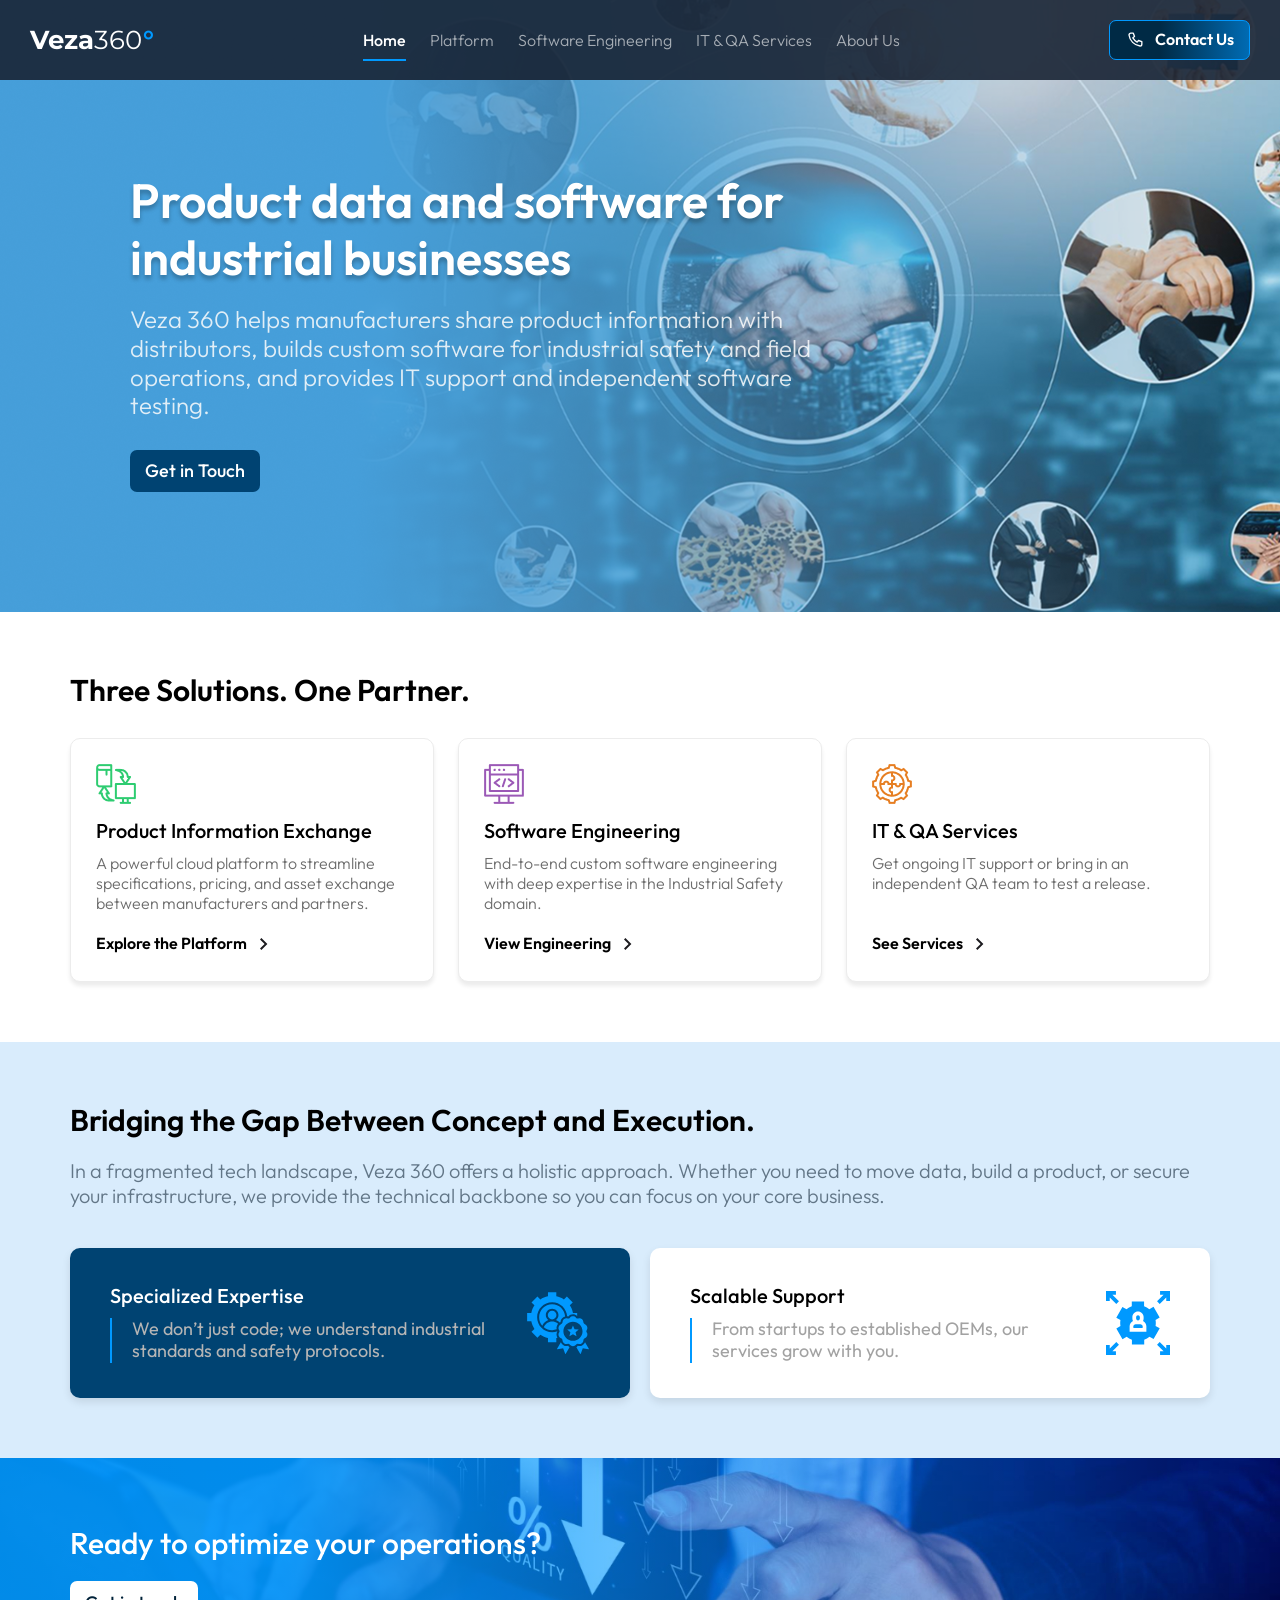
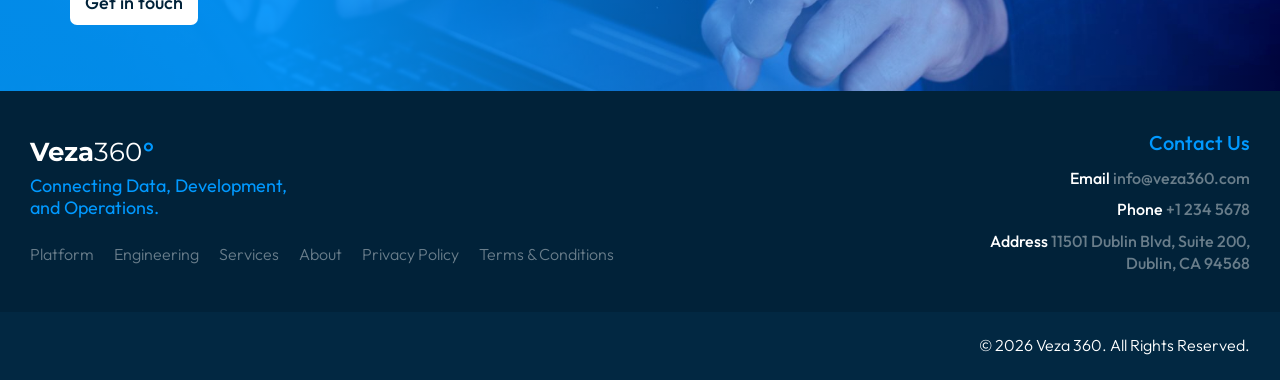
<file: index.html>
<!doctype html>
<html lang="en">
  <head>
    <meta charset="UTF-8" />
    <meta name="viewport" content="width=device-width, initial-scale=1.0" />
    <meta name="theme-color" content="#192435" />
    <meta name="description" content="Veza 360 connects data, development, and operations with product information exchange, software development, and fractional IT and QA services." />
    <title>Veza 360 — Technology That Connects Your Business</title>
    <link rel="preconnect" href="https://fonts.googleapis.com" />
    <link rel="preconnect" href="https://fonts.gstatic.com" crossorigin />
    <link href="https://fonts.googleapis.com/css2?family=Inter:wght@400&family=Montserrat:wght@400;700&family=Outfit:wght@300;400;500;600;700&display=swap" rel="stylesheet" />
    <link rel="stylesheet" href="styles.css?v=17" />
  </head>
  <body>
    <header class="site-header">
      <div class="header-inner">
        <div class="mobile-brand-group">
          <button class="menu-toggle" type="button" aria-label="Open navigation" aria-expanded="false" aria-controls="primary-nav">
            <img src="assets/figma/d3918.svg" width="24" height="24" alt="" />
          </button>
          <a class="brand" href="#home" aria-label="Veza 360 home">Veza<span>360</span><b>°</b></a>
        </div>

        <nav class="primary-nav" id="primary-nav" aria-label="Main navigation">
          <a class="active" href="index.html#home" aria-current="page">Home</a>
          <a href="platform.html">Platform</a>
          <a href="engineering.html">Software Engineering</a>
          <a href="it-qa.html">IT &amp; QA Services</a>
          <a href="about.html">About Us</a>
        </nav>

        <a class="header-contact" href="contact.html">
          <svg class="phone-icon" viewBox="0 0 24 24" aria-hidden="true"><path d="M7 3.8h3l1.4 4-2 1.6a15 15 0 0 0 5.2 5.2l1.6-2 4 1.4v3c0 1.2-1 2.2-2.2 2.2A15.2 15.2 0 0 1 4.8 6c0-1.2 1-2.2 2.2-2.2Z" /></svg>
          <span>Contact Us</span>
        </a>
      </div>
    </header>

    <main>
      <section class="hero" id="home" aria-labelledby="hero-title">
        <img class="hero-visual" src="assets/hero_image_home.png" width="1440" height="612" alt="" aria-hidden="true" />
        <div class="hero-inner">
          <h1 id="hero-title">Product data and software for industrial businesses</h1>
          <p class="hero-copy">Veza 360 helps manufacturers share product information with distributors, builds custom software for industrial safety and field operations, and provides IT support and independent software testing.</p>
          <div class="hero-actions">
            <a class="button button-primary" href="contact.html">Get in Touch</a>
          </div>
        </div>
      </section>

      <section class="solutions" id="solutions" aria-labelledby="solutions-title">
        <div class="content-container">
          <h2 id="solutions-title">Three Solutions. One Partner.</h2>
          <div class="solution-grid">
            <article class="solution-card">
              <img class="service-icon-art" src="assets/figma/card-product-icon.png" width="40" height="40" alt="" />
              <h3>Product Information Exchange</h3>
              <p>A powerful cloud platform to streamline specifications, pricing, and asset exchange between manufacturers and partners.</p>
              <a class="card-link" href="platform.html">Explore the Platform <img src="assets/figma/25973.svg" width="24" height="24" alt="" /></a>
            </article>
            <article class="solution-card">
              <img class="service-icon-art" src="assets/figma/card-development-icon.png" width="40" height="40" alt="" />
              <h3>Software Engineering</h3>
              <p>End-to-end custom software engineering with deep expertise in the Industrial Safety domain.</p>
              <a class="card-link" href="engineering.html">View Engineering <img src="assets/figma/25973.svg" width="24" height="24" alt="" /></a>
            </article>
            <article class="solution-card">
              <img class="service-icon-art" src="assets/figma/card-qa-icon.png" width="40" height="40" alt="" />
              <h3>IT &amp; QA Services</h3>
              <p>Get ongoing IT support or bring in an independent QA team to test a release.</p>
              <a class="card-link" href="it-qa.html">See Services <img src="assets/figma/25973.svg" width="24" height="24" alt="" /></a>
            </article>
          </div>
        </div>
      </section>

      <section class="advantage" id="about" aria-labelledby="advantage-title">
        <div class="content-container">
          <div class="advantage-intro">
            <h2 id="advantage-title">Bridging the Gap Between Concept and Execution.</h2>
            <p>In a fragmented tech landscape, Veza 360 offers a holistic approach. Whether you need to move data, build a product, or secure your infrastructure, we provide the technical backbone so you can focus on your core business.</p>
          </div>
          <div class="advantage-grid">
            <article class="advantage-card advantage-card-primary">
              <div class="advantage-copy">
                <h3>Specialized Expertise</h3>
                <p>We don’t just code; we understand industrial standards and safety protocols.</p>
              </div>
              <img class="advantage-art" src="assets/figma/2956d.svg" width="64" height="64" alt="" />
            </article>
            <article class="advantage-card">
              <div class="advantage-copy">
                <h3>Scalable Support</h3>
                <p>From startups to established OEMs, our services grow with you.</p>
              </div>
              <img class="advantage-art" src="assets/figma/3f1fe.svg" width="64" height="64" alt="" />
            </article>
          </div>
        </div>
      </section>

      <section class="partners" aria-labelledby="partners-title" hidden>
        <div class="content-container">
          <h2 id="partners-title">Trusted by Industry Leaders</h2>
          <div class="partner-marquee" role="region" aria-label="Customer logos">
            <div class="partner-track">
              <div class="partner-set">
                <div class="logo-slot"><img src="assets/figma/c0ab0.svg" width="139.238" height="38" alt="HashiCorp" /></div>
                <div class="logo-slot"><img src="assets/figma/8e5cc.svg" width="140" height="28.4868" alt="Contentful" /></div>
                <div class="logo-slot"><img src="assets/figma/1d3a3.svg" width="153" height="29.0933" alt="Outreach" /></div>
                <div class="logo-slot"><img src="assets/figma/11411.png" width="160" height="24" alt="Atlassian" /></div>
                <div class="logo-slot"><img src="assets/figma/8ec76.svg" width="200" height="50" alt="Gusto" /></div>
                <div class="logo-slot"><img src="assets/figma/4491c.svg" width="146.21" height="30.8876" alt="Razorpay" /></div>
                <div class="logo-slot"><img src="assets/figma/a92a3.svg" width="200" height="50" alt="Attentive" /></div>
                <div class="logo-slot">
                  <span class="pipedrive-symbol" aria-hidden="true">
                    <span class="pipedrive-piece pipedrive-piece-one"><img src="assets/figma/1651d.svg" width="26.2472" height="26.2472" alt="" /></span>
                    <span class="pipedrive-piece pipedrive-piece-two"><img src="assets/figma/4966c.svg" width="14.5821" height="18.563" alt="" /></span>
                  </span>
                  <img src="assets/figma/9519e.svg" width="115.652" height="26.2468" alt="Pipedrive" />
                </div>
                <div class="logo-slot"><img src="assets/figma/ef44b.svg" width="112.038" height="30.648" alt="Yotpo" /></div>
                <div class="logo-slot"><img src="assets/figma/edc48.svg" width="99.938" height="24.7411" alt="Lucid" /></div>
              </div>
              <div class="partner-set" aria-hidden="true">
                <div class="logo-slot"><img src="assets/figma/c0ab0.svg" width="139.238" height="38" alt="" /></div>
                <div class="logo-slot"><img src="assets/figma/8e5cc.svg" width="140" height="28.4868" alt="" /></div>
                <div class="logo-slot"><img src="assets/figma/1d3a3.svg" width="153" height="29.0933" alt="" /></div>
                <div class="logo-slot"><img src="assets/figma/11411.png" width="160" height="24" alt="" /></div>
                <div class="logo-slot"><img src="assets/figma/8ec76.svg" width="200" height="50" alt="" /></div>
                <div class="logo-slot"><img src="assets/figma/4491c.svg" width="146.21" height="30.8876" alt="" /></div>
                <div class="logo-slot"><img src="assets/figma/a92a3.svg" width="200" height="50" alt="" /></div>
                <div class="logo-slot">
                  <span class="pipedrive-symbol" aria-hidden="true">
                    <span class="pipedrive-piece pipedrive-piece-one"><img src="assets/figma/1651d.svg" width="26.2472" height="26.2472" alt="" /></span>
                    <span class="pipedrive-piece pipedrive-piece-two"><img src="assets/figma/4966c.svg" width="14.5821" height="18.563" alt="" /></span>
                  </span>
                  <img src="assets/figma/9519e.svg" width="115.652" height="26.2468" alt="" />
                </div>
                <div class="logo-slot"><img src="assets/figma/ef44b.svg" width="112.038" height="30.648" alt="" /></div>
                <div class="logo-slot"><img src="assets/figma/edc48.svg" width="99.938" height="24.7411" alt="" /></div>
              </div>
            </div>
          </div>
        </div>
      </section>

      <section class="contact-banner" id="contact" aria-labelledby="contact-title">
        <div class="content-container">
          <h2 id="contact-title">Ready to optimize your operations?</h2>
          <a class="button button-light" href="contact.html">Get in touch</a>
        </div>
      </section>
    </main>

    <footer class="site-footer">
      <div class="footer-main">
        <div class="footer-brand-links">
          <div class="footer-brand-block">
            <a class="brand" href="#home" aria-label="Veza 360 home">Veza<span>360</span><b>°</b></a>
            <p>Connecting Data, Development,<br />and Operations.</p>
          </div>
          <nav class="footer-nav" aria-label="Footer navigation">
            <a href="platform.html">Platform</a>
            <a href="engineering.html">Engineering</a>
            <a href="#solutions">Services</a>
            <a href="about.html">About</a>
            <a href="#contact">Privacy Policy</a>
            <a href="#contact">Terms &amp; Conditions</a>
          </nav>
        </div>
        <address class="footer-contact">
          <h2>Contact Us</h2>
          <a href="mailto:info@veza360.com"><span class="contact-label">Email</span> <span class="contact-value">info@veza360.com</span></a>
          <a href="tel:+12345678"><span class="contact-label">Phone</span> <span class="contact-value">+1 234 5678</span></a>
          <p><span class="contact-label">Address</span> <span class="contact-value">11501 Dublin Blvd, Suite 200,<br />Dublin, CA 94568</span></p>
        </address>
      </div>
      <div class="copyright">© 2026 Veza 360. All Rights Reserved.</div>
    </footer>

    <script src="script.js"></script>
  </body>
</html>
</file>
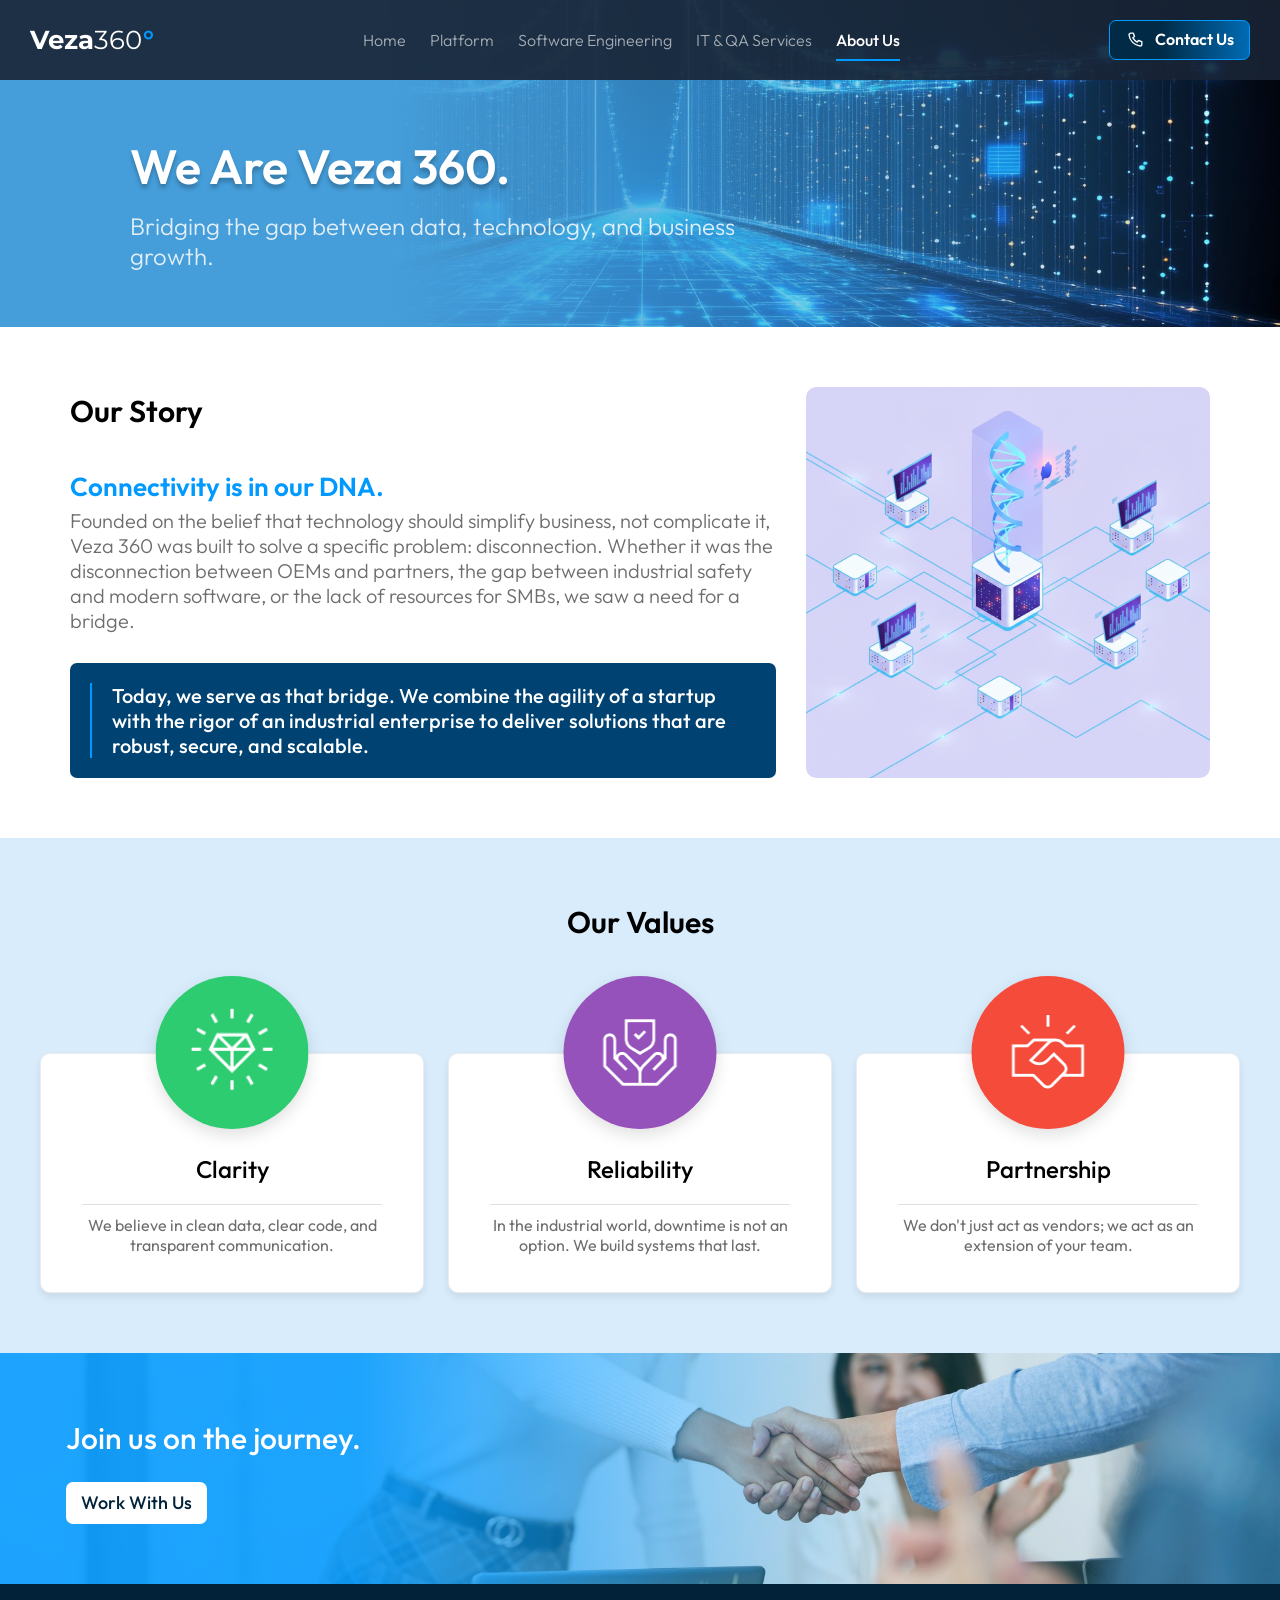
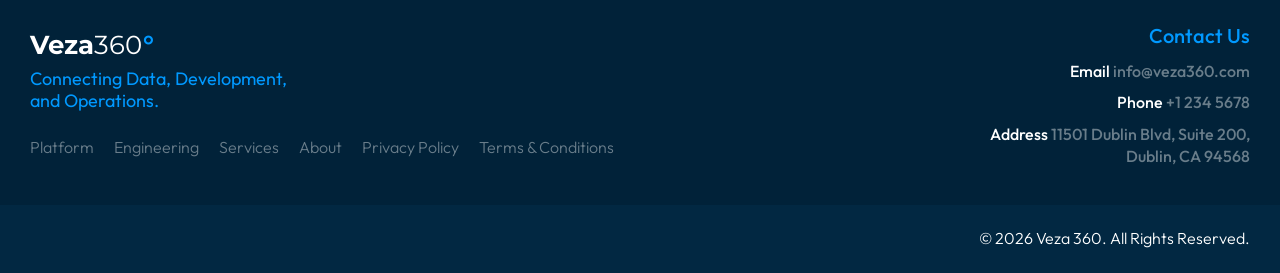
<file: about.html>
<!doctype html>
<html lang="en">
  <head>
    <meta charset="UTF-8" />
    <meta name="viewport" content="width=device-width, initial-scale=1.0" />
    <title>About Us — Veza 360</title>
    <link rel="preconnect" href="https://fonts.googleapis.com" />
    <link rel="preconnect" href="https://fonts.gstatic.com" crossorigin />
    <link href="https://fonts.googleapis.com/css2?family=Inter:wght@400&family=Montserrat:wght@400;700&family=Outfit:wght@300;400;500;600;700&display=swap" rel="stylesheet" />
    <link rel="stylesheet" href="styles.css?v=18" />
    <link rel="stylesheet" href="about-values.css?v=2" />
  </head>
  <body class="about-page">
    <svg width="0" height="0" aria-hidden="true" style="position: absolute">
      <filter id="value-icon-matte" color-interpolation-filters="sRGB">
        <feColorMatrix type="matrix" values="0 0 0 0 1  0 0 0 0 1  0 0 0 0 1  7.5 0 0 0 -6.5" />
      </filter>
    </svg>
    <header class="site-header">
      <div class="header-inner">
        <div class="mobile-brand-group">
          <button class="menu-toggle" type="button" aria-label="Open navigation" aria-expanded="false" aria-controls="primary-nav">
            <img src="assets/figma/d3918.svg" width="24" height="24" alt="" />
          </button>
          <a class="brand" href="index.html#home" aria-label="Veza 360 home">Veza<span>360</span><b>°</b></a>
        </div>
        <nav class="primary-nav" id="primary-nav" aria-label="Main navigation">
          <a href="index.html#home">Home</a><a href="platform.html">Platform</a><a href="engineering.html">Software Engineering</a><a href="it-qa.html">IT &amp; QA Services</a><a class="active" href="about.html" aria-current="page">About Us</a>
        </nav>
        <a class="header-contact" href="contact.html"><svg class="phone-icon" viewBox="0 0 24 24" aria-hidden="true"><path d="M7 3.8h3l1.4 4-2 1.6a15 15 0 0 0 5.2 5.2l1.6-2 4 1.4v3c0 1.2-1 2.2-2.2 2.2A15.2 15.2 0 0 1 4.8 6c0-1.2 1-2.2 2.2-2.2Z" /></svg><span>Contact Us</span></a>
      </div>
    </header>
    <main>
      <section class="about-hero" aria-labelledby="about-title"><img src="assets/figma/about/hero.jpg" alt="" aria-hidden="true" /><div class="about-hero-inner"><h1 id="about-title">We Are Veza 360.</h1><p>Bridging the gap between data, technology, and business growth.</p></div></section>
      <section class="about-story" aria-labelledby="story-title"><div class="about-story-copy"><h2 id="story-title">Our Story</h2><h3>Connectivity is in our DNA.</h3><p>Founded on the belief that technology should simplify business, not complicate it, Veza 360 was built to solve a specific problem: disconnection. Whether it was the disconnection between OEMs and partners, the gap between industrial safety and modern software, or the lack of resources for SMBs, we saw a need for a bridge.</p><aside>Today, we serve as that bridge. We combine the agility of a startup with the rigor of an industrial enterprise to deliver solutions that are robust, secure, and scalable.</aside></div><img class="about-story-image" src="assets/figma/about/story.png" alt="Colleagues shaking hands in an office" /></section>
      <section class="about-values" aria-labelledby="values-title"><h2 id="values-title">Our Values</h2><div class="about-values-grid"><article class="about-value"><span class="about-value-orb clarity-orb"></span><div><h3>Clarity</h3><p>We believe in clean data, clear code, and transparent communication.</p></div></article><article class="about-value"><span class="about-value-orb"><img src="assets/figma/about/reliability.png" alt="" aria-hidden="true" /></span><div><h3>Reliability</h3><p>In the industrial world, downtime is not an option. We build systems that last.</p></div></article><article class="about-value"><span class="about-value-orb"><img src="assets/figma/about/partnership.png" alt="" aria-hidden="true" /></span><div><h3>Partnership</h3><p>We don't just act as vendors; we act as an extension of your team.</p></div></article></div></section>
      <section class="about-contact" id="about-contact" aria-labelledby="about-contact-title"><div><h2 id="about-contact-title">Join us on the journey.</h2><a class="button button-light" href="contact.html">Work With Us</a></div></section>
    </main>
    <footer class="site-footer"><div class="footer-main"><div class="footer-brand-links"><div class="footer-brand-block"><a class="brand" href="index.html#home" aria-label="Veza 360 home">Veza<span>360</span><b>°</b></a><p>Connecting Data, Development,<br />and Operations.</p></div><nav class="footer-nav" aria-label="Footer navigation"><a href="platform.html">Platform</a><a href="engineering.html">Engineering</a><a href="it-qa.html">Services</a><a href="about.html" aria-current="page">About</a><a href="mailto:info@veza360.com?subject=Privacy%20Policy">Privacy Policy</a><a href="mailto:info@veza360.com?subject=Terms%20and%20Conditions">Terms &amp; Conditions</a></nav></div><address class="footer-contact"><h2>Contact Us</h2><a href="mailto:info@veza360.com"><span class="contact-label">Email</span> <span class="contact-value">info@veza360.com</span></a><a href="tel:+12345678"><span class="contact-label">Phone</span> <span class="contact-value">+1 234 5678</span></a><p><span class="contact-label">Address</span> <span class="contact-value">11501 Dublin Blvd, Suite 200,<br />Dublin, CA 94568</span></p></address></div><div class="copyright">© 2026 Veza 360. All Rights Reserved.</div></footer>
    <script src="script.js"></script>
  </body>
</html>
</file>
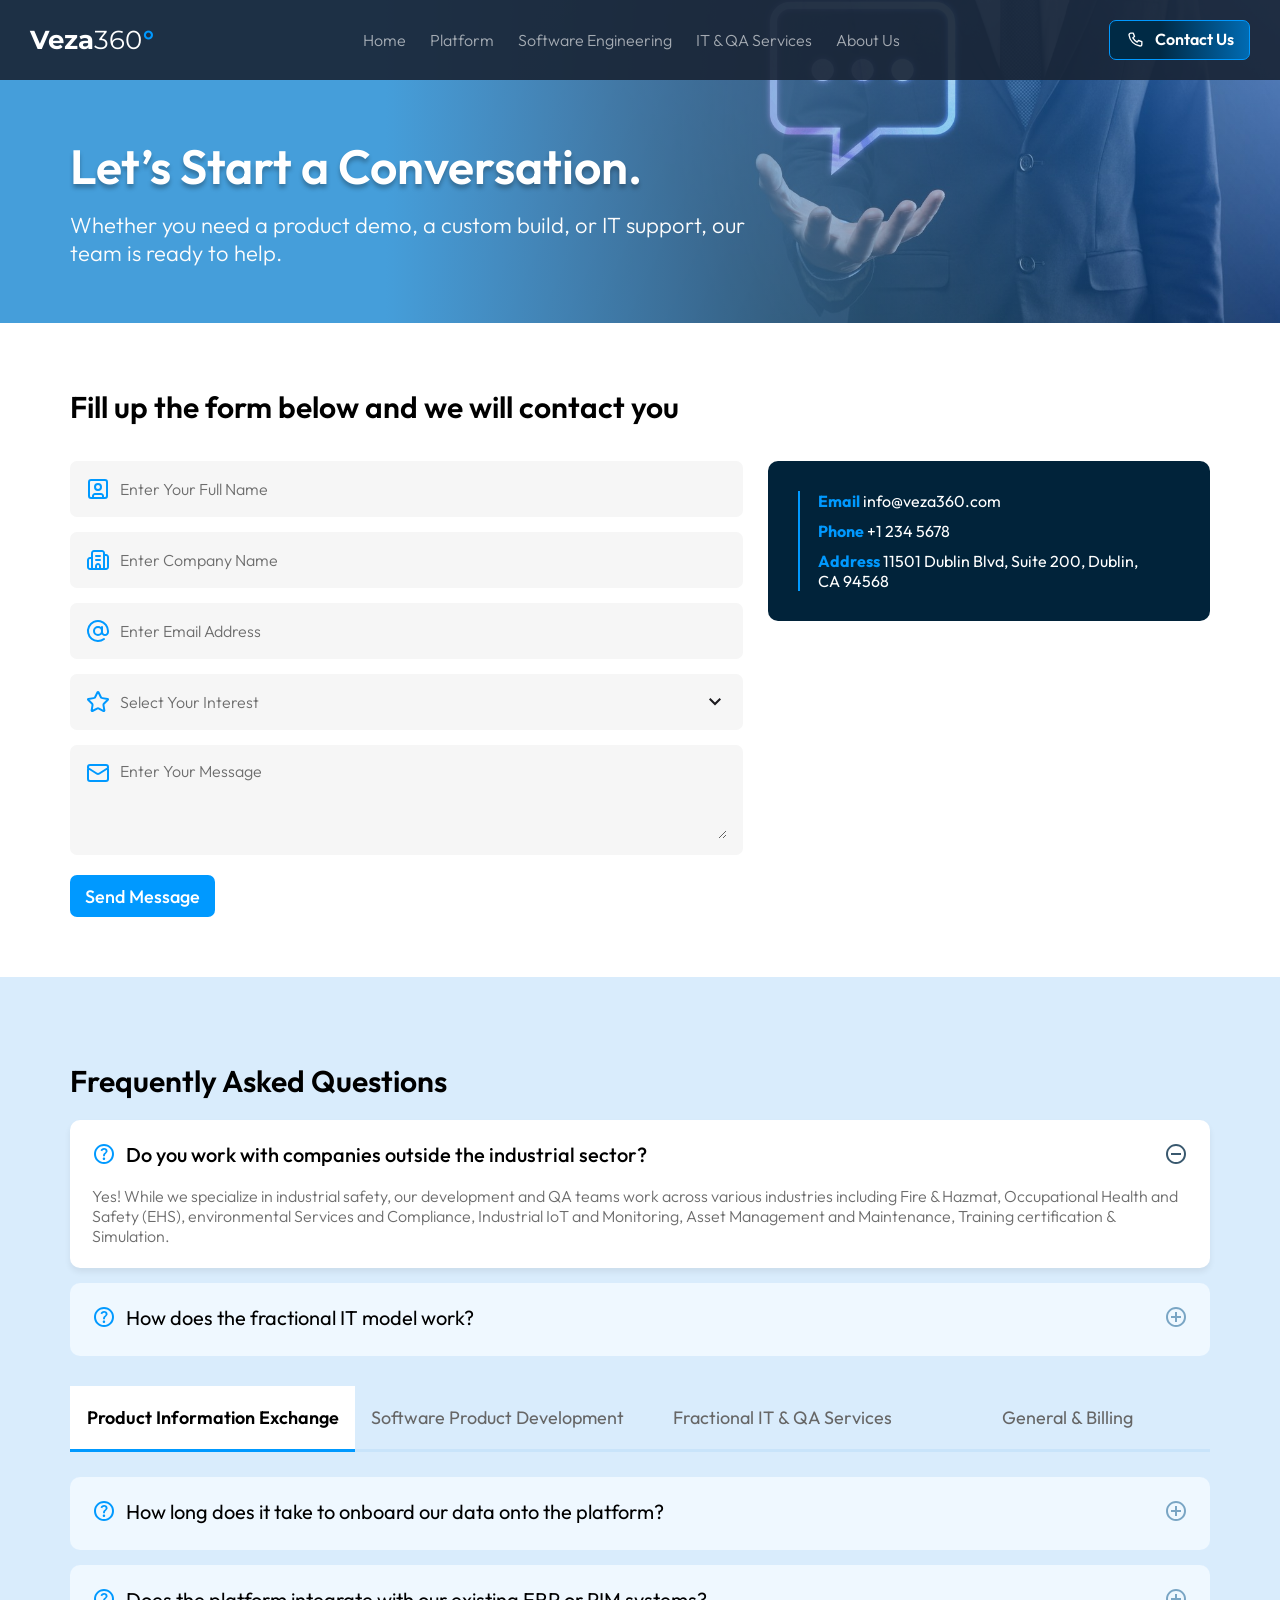
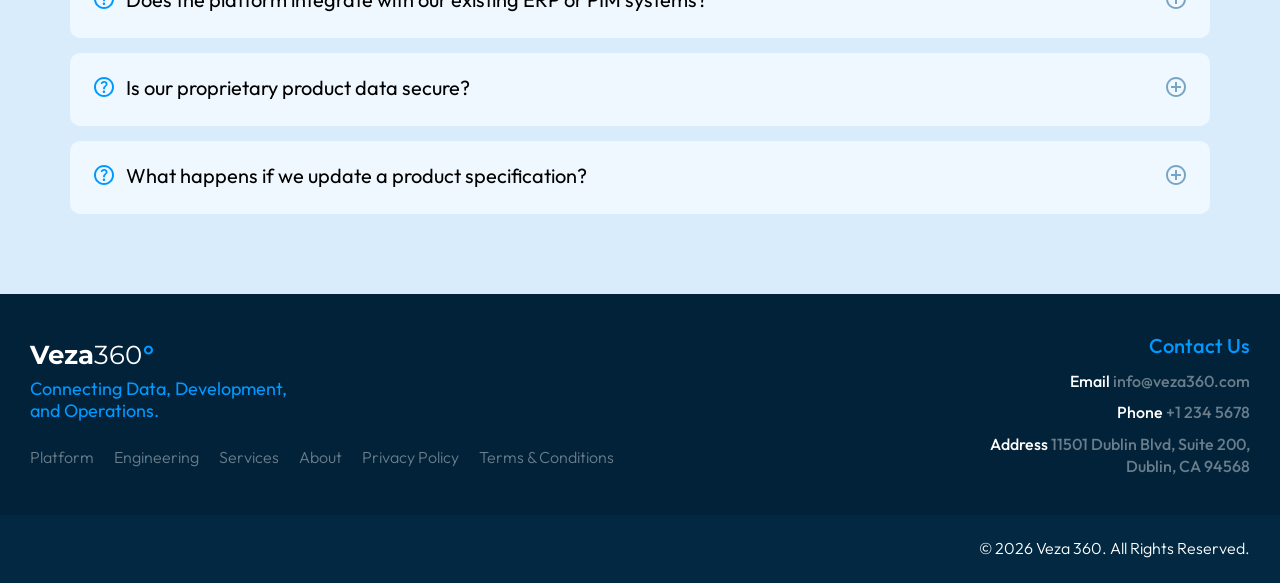
<file: contact.html>
<!doctype html>
<html lang="en">
  <head>
    <meta charset="UTF-8" />
    <meta name="viewport" content="width=device-width, initial-scale=1.0" />
    <title>Contact Us — Veza 360</title>
    <link rel="preconnect" href="https://fonts.googleapis.com" />
    <link rel="preconnect" href="https://fonts.gstatic.com" crossorigin />
    <link href="https://fonts.googleapis.com/css2?family=Inter:wght@400&family=Montserrat:wght@400;700&family=Outfit:wght@300;400;500;600;700&display=swap" rel="stylesheet" />
    <link rel="stylesheet" href="styles.css?v=18" />
    <link rel="stylesheet" href="contact.css" />
  </head>
  <body class="contact-page">
    <header class="site-header">
      <div class="header-inner">
        <div class="mobile-brand-group">
          <button class="menu-toggle" type="button" aria-label="Open navigation" aria-expanded="false" aria-controls="primary-nav">
            <img src="assets/figma/d3918.svg" width="24" height="24" alt="" />
          </button>
          <a class="brand" href="index.html#home" aria-label="Veza 360 home">Veza<span>360</span><b>°</b></a>
        </div>
        <nav class="primary-nav" id="primary-nav" aria-label="Main navigation">
          <a href="index.html#home">Home</a><a href="platform.html">Platform</a><a href="engineering.html">Software Engineering</a><a href="it-qa.html">IT &amp; QA Services</a><a href="about.html">About Us</a>
        </nav>
        <a class="header-contact" href="contact.html" aria-current="page"><svg class="phone-icon" viewBox="0 0 24 24" aria-hidden="true"><path d="M7 3.8h3l1.4 4-2 1.6a15 15 0 0 0 5.2 5.2l1.6-2 4 1.4v3c0 1.2-1 2.2-2.2 2.2A15.2 15.2 0 0 1 4.8 6c0-1.2 1-2.2 2.2-2.2Z" /></svg><span>Contact Us</span></a>
      </div>
    </header>
    <main>
      <section class="contact-hero" aria-labelledby="contact-title">
        <div class="contact-shell">
          <h1 id="contact-title">Let’s Start a Conversation.</h1>
          <p>Whether you need a product demo, a custom build, or IT support, our team is ready to help.</p>
        </div>
      </section>
      <section class="contact-shell contact-form-section" id="contact-form" aria-labelledby="form-title">
        <h2 id="form-title">Fill up the form below and we will contact you</h2>
        <div class="contact-columns">
          <form class="contact-form">
            <div class="contact-field"><img src="assets/figma/contact/81d30.svg" alt=""><input name="name" autocomplete="name" aria-label="Full name" placeholder="Enter Your Full Name" required></div>
            <div class="contact-field"><img src="assets/figma/contact/d7965.svg" alt=""><input name="company" autocomplete="organization" aria-label="Company name" placeholder="Enter Company Name" required></div>
            <div class="contact-field"><img src="assets/figma/contact/2358b.svg" alt=""><input name="email" type="email" autocomplete="email" aria-label="Email address" placeholder="Enter Email Address" required></div>
            <div class="contact-field contact-field-select" data-select>
              <img class="contact-field-icon" src="assets/figma/contact/0d146.svg" alt="">
              <select class="contact-native-select" name="interest" aria-label="Your interest" required tabindex="-1" aria-hidden="true">
                <option value="" disabled selected>Select Your Interest</option>
                <option>Product Information Exchange</option>
                <option>Software Product Development</option>
                <option>Fractional IT &amp; QA Services</option>
                <option>General &amp; Billing</option>
              </select>
              <button class="contact-select-trigger" type="button" aria-haspopup="listbox" aria-expanded="false" aria-label="Your interest">
                <span class="contact-select-value is-placeholder">Select Your Interest</span>
                <img class="contact-select-chevron" src="assets/figma/contact/c08b3.svg" width="24" height="24" alt="" aria-hidden="true">
              </button>
              <ul class="contact-select-menu" role="listbox" aria-label="Your interest" hidden>
                <li role="option" class="contact-select-option" data-value="Product Information Exchange" aria-selected="false" tabindex="-1">
                  <span>Product Information Exchange</span>
                  <svg class="contact-select-check" viewBox="0 0 20 20" aria-hidden="true"><path d="M4.5 10.5l3.5 3.5L15.5 6.5" /></svg>
                </li>
                <li role="option" class="contact-select-option" data-value="Software Product Development" aria-selected="false" tabindex="-1">
                  <span>Software Product Development</span>
                  <svg class="contact-select-check" viewBox="0 0 20 20" aria-hidden="true"><path d="M4.5 10.5l3.5 3.5L15.5 6.5" /></svg>
                </li>
                <li role="option" class="contact-select-option" data-value="Fractional IT & QA Services" aria-selected="false" tabindex="-1">
                  <span>Fractional IT &amp; QA Services</span>
                  <svg class="contact-select-check" viewBox="0 0 20 20" aria-hidden="true"><path d="M4.5 10.5l3.5 3.5L15.5 6.5" /></svg>
                </li>
                <li role="option" class="contact-select-option" data-value="General & Billing" aria-selected="false" tabindex="-1">
                  <span>General &amp; Billing</span>
                  <svg class="contact-select-check" viewBox="0 0 20 20" aria-hidden="true"><path d="M4.5 10.5l3.5 3.5L15.5 6.5" /></svg>
                </li>
              </ul>
            </div>
            <div class="contact-field"><img src="assets/figma/contact/e29ad.svg" alt=""><textarea name="message" aria-label="Message" placeholder="Enter Your Message" required></textarea></div>
            <button class="button button-primary" type="submit">Send Message</button>
            <p class="contact-status" role="status" hidden></p>
          </form>
          <address class="contact-card">
            <div>
              <p><strong>Email</strong> <a href="mailto:info@veza360.com">info@veza360.com</a></p>
              <p><strong>Phone</strong> <a href="tel:+12345678">+1 234 5678</a></p>
              <p><strong>Address</strong> 11501 Dublin Blvd, Suite 200, Dublin, CA 94568</p>
            </div>
          </address>
        </div>
      </section>
      <section class="contact-faq" aria-labelledby="faq-title">
        <div class="contact-shell">
          <h2 id="faq-title">Frequently Asked Questions</h2>
          <details open><summary>Do you work with companies outside the industrial sector?</summary><p>Yes! While we specialize in industrial safety, our development and QA teams work across various industries including Fire &amp; Hazmat, Occupational Health and Safety (EHS), environmental Services and Compliance, Industrial IoT and Monitoring, Asset Management and Maintenance, Training certification &amp; Simulation.</p></details>
          <details><summary>How does the fractional IT model work?</summary><p><a href="#contact-form">Contact us for details.</a></p></details>
          <div class="faq-categories">
            <button type="button" aria-pressed="true" data-category="0">Product Information Exchange</button>
            <button type="button" aria-pressed="false" data-category="1">Software Product Development</button>
            <button type="button" aria-pressed="false" data-category="2">Fractional IT &amp; QA Services</button>
            <button type="button" aria-pressed="false" data-category="3">General &amp; Billing</button>
          </div>
          <div class="faq-select" data-faq-select>
            <select class="faq-category-select" aria-label="FAQ category" tabindex="-1" aria-hidden="true">
              <option>Product Information Exchange</option>
              <option>Software Product Development</option>
              <option>Fractional IT &amp; QA Services</option>
              <option>General &amp; Billing</option>
            </select>
            <button class="faq-select-trigger" type="button" aria-haspopup="listbox" aria-expanded="false" aria-label="FAQ category">
              <span class="faq-select-value">Product Information Exchange</span>
              <img class="faq-select-chevron" src="assets/figma/contact/c08b3.svg" width="24" height="24" alt="" aria-hidden="true">
            </button>
            <ul class="faq-select-menu" role="listbox" aria-label="FAQ category" hidden>
              <li role="option" class="faq-select-option" data-index="0" aria-selected="true" tabindex="-1">
                <span>Product Information Exchange</span>
                <svg class="contact-select-check" viewBox="0 0 20 20" aria-hidden="true"><path d="M4.5 10.5l3.5 3.5L15.5 6.5" /></svg>
              </li>
              <li role="option" class="faq-select-option" data-index="1" aria-selected="false" tabindex="-1">
                <span>Software Product Development</span>
                <svg class="contact-select-check" viewBox="0 0 20 20" aria-hidden="true"><path d="M4.5 10.5l3.5 3.5L15.5 6.5" /></svg>
              </li>
              <li role="option" class="faq-select-option" data-index="2" aria-selected="false" tabindex="-1">
                <span>Fractional IT &amp; QA Services</span>
                <svg class="contact-select-check" viewBox="0 0 20 20" aria-hidden="true"><path d="M4.5 10.5l3.5 3.5L15.5 6.5" /></svg>
              </li>
              <li role="option" class="faq-select-option" data-index="3" aria-selected="false" tabindex="-1">
                <span>General &amp; Billing</span>
                <svg class="contact-select-check" viewBox="0 0 20 20" aria-hidden="true"><path d="M4.5 10.5l3.5 3.5L15.5 6.5" /></svg>
              </li>
            </ul>
          </div>
          <div class="faq-product">
            <details><summary>How long does it take to onboard our data onto the platform?</summary><p><a href="#contact-form">Contact us for details.</a></p></details>
            <details><summary>Does the platform integrate with our existing ERP or PIM systems?</summary><p><a href="#contact-form">Contact us for details.</a></p></details>
            <details><summary>Is our proprietary product data secure?</summary><p><a href="#contact-form">Contact us for details.</a></p></details>
            <details><summary>What happens if we update a product specification?</summary><p><a href="#contact-form">Contact us for details.</a></p></details>
          </div>
          <p class="faq-category-contact" hidden><a href="#contact-form">Contact us with your questions.</a></p>
        </div>
      </section>
    </main>
    <footer class="site-footer"><div class="footer-main"><div class="footer-brand-links"><div class="footer-brand-block"><a class="brand" href="index.html#home" aria-label="Veza 360 home">Veza<span>360</span><b>°</b></a><p>Connecting Data, Development,<br />and Operations.</p></div><nav class="footer-nav" aria-label="Footer navigation"><a href="platform.html">Platform</a><a href="engineering.html">Engineering</a><a href="it-qa.html">Services</a><a href="about.html">About</a><a href="mailto:info@veza360.com?subject=Privacy%20Policy">Privacy Policy</a><a href="mailto:info@veza360.com?subject=Terms%20and%20Conditions">Terms &amp; Conditions</a></nav></div><address class="footer-contact"><h2>Contact Us</h2><a href="mailto:info@veza360.com"><span class="contact-label">Email</span> <span class="contact-value">info@veza360.com</span></a><a href="tel:+12345678"><span class="contact-label">Phone</span> <span class="contact-value">+1 234 5678</span></a><p><span class="contact-label">Address</span> <span class="contact-value">11501 Dublin Blvd, Suite 200,<br />Dublin, CA 94568</span></p></address></div><div class="copyright">© 2026 Veza 360. All Rights Reserved.</div></footer>
    <script src="script.js?v=contact"></script>
    <script src="contact.js"></script>
  </body>
</html>
</file>
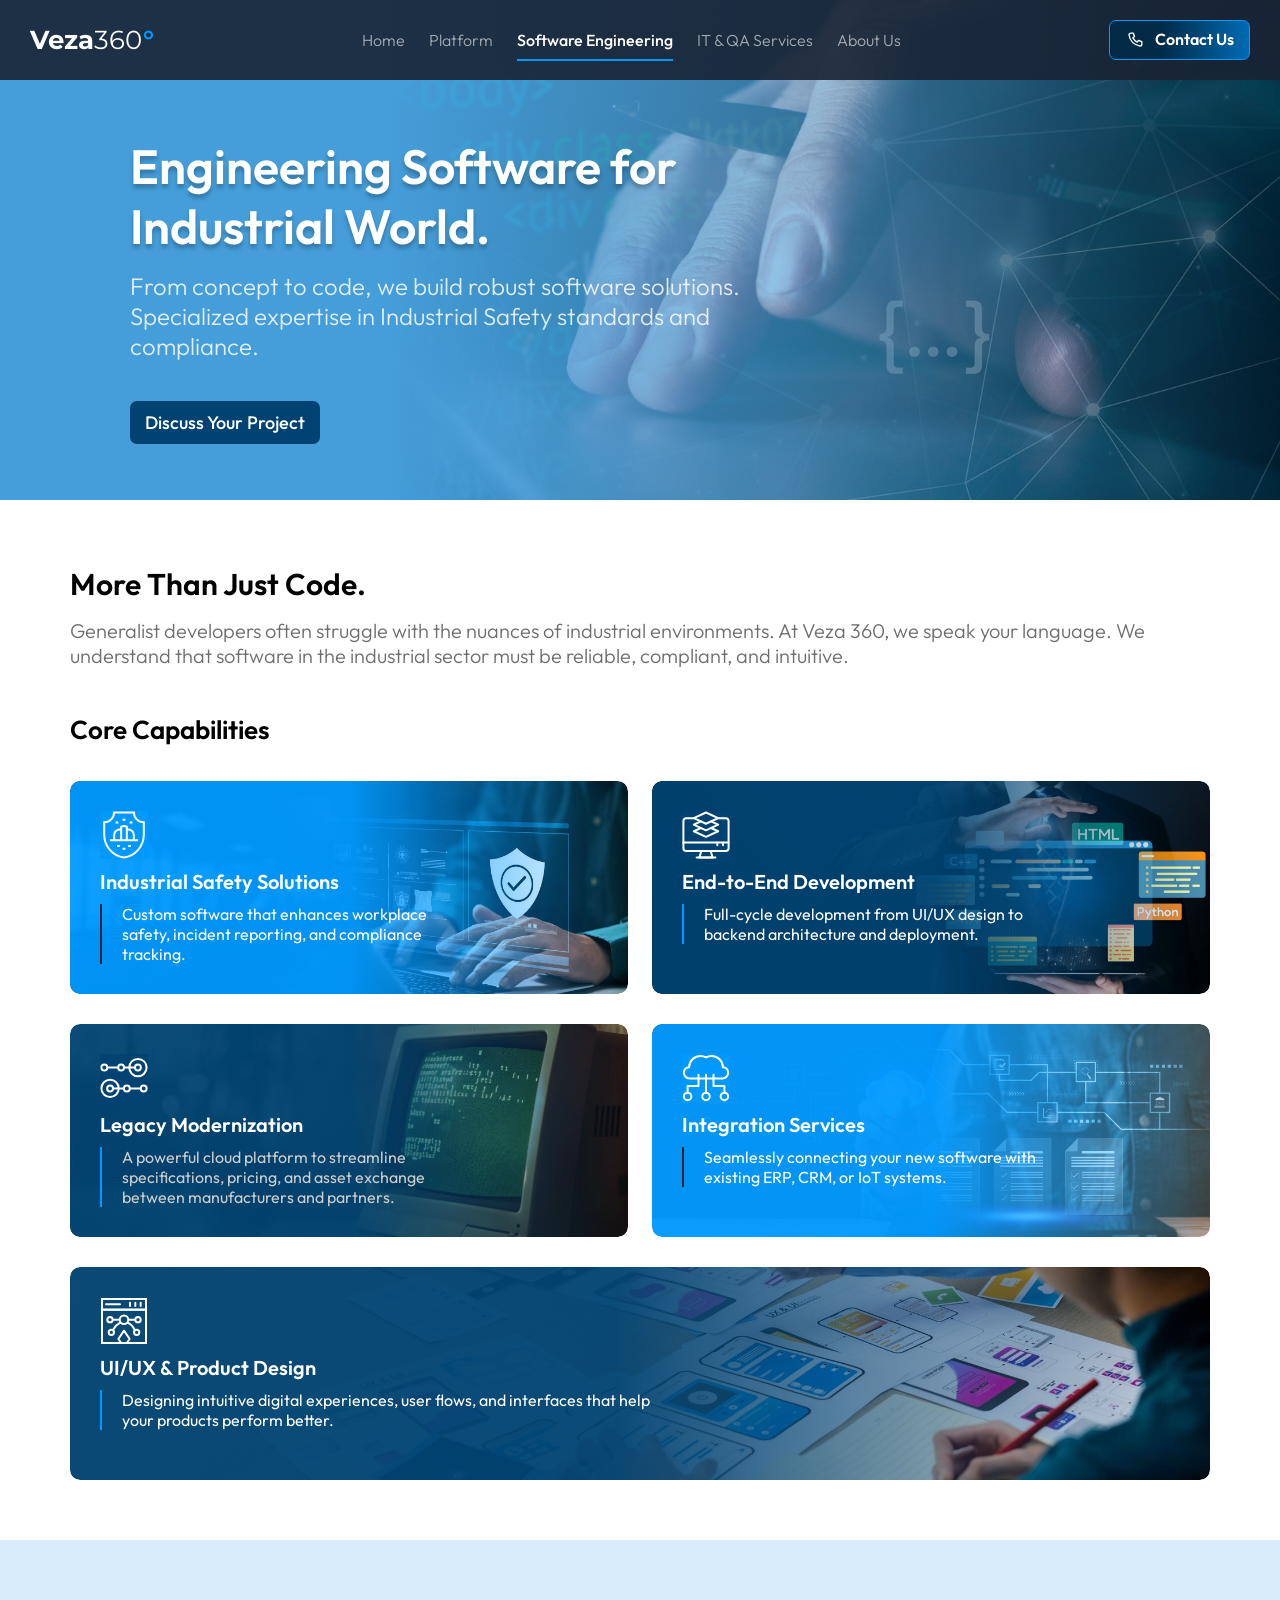
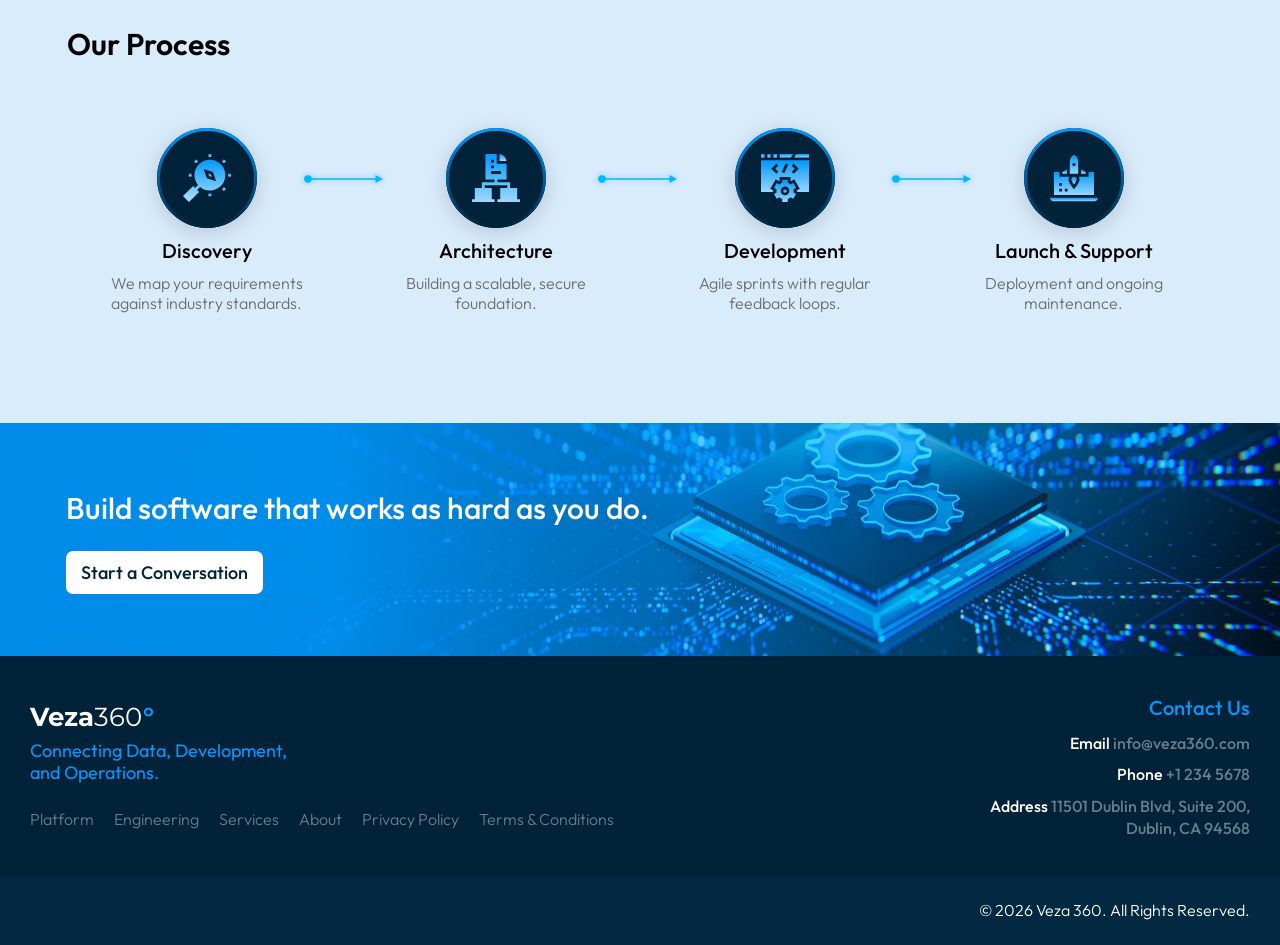
<file: engineering.html>
<!doctype html>
<html lang="en">
  <head>
    <meta charset="UTF-8" />
    <meta name="viewport" content="width=device-width, initial-scale=1.0" />
    <meta name="theme-color" content="#192435" />
    <meta name="description" content="Custom software engineering for industrial teams, from safety solutions and modernization to integration and ongoing support." />
    <title>Software Engineering — Veza 360</title>
    <link rel="preconnect" href="https://fonts.googleapis.com" />
    <link rel="preconnect" href="https://fonts.gstatic.com" crossorigin />
    <link href="https://fonts.googleapis.com/css2?family=Inter:wght@400&family=Montserrat:wght@400;700&family=Outfit:wght@300;400;500;600;700&display=swap" rel="stylesheet" />
    <link rel="stylesheet" href="styles.css?v=26" />
  </head>
  <body class="engineering-page">
    <header class="site-header">
      <div class="header-inner">
        <div class="mobile-brand-group">
          <button class="menu-toggle" type="button" aria-label="Open navigation" aria-expanded="false" aria-controls="primary-nav">
            <img src="assets/figma/engineering/6e5a6.svg" width="24" height="24" alt="" />
          </button>
          <a class="brand" href="index.html#home" aria-label="Veza 360 home">Veza<span>360</span><b>°</b></a>
        </div>
        <nav class="primary-nav" id="primary-nav" aria-label="Main navigation">
          <a href="index.html#home">Home</a>
          <a href="platform.html">Platform</a>
          <a class="active" href="engineering.html" aria-current="page">Software Engineering</a>
          <a href="it-qa.html">IT &amp; QA Services</a>
          <a href="about.html">About Us</a>
        </nav>
        <a class="header-contact" href="contact.html">
          <svg class="phone-icon" viewBox="0 0 24 24" aria-hidden="true"><path d="M7 3.8h3l1.4 4-2 1.6a15 15 0 0 0 5.2 5.2l1.6-2 4 1.4v3c0 1.2-1 2.2-2.2 2.2A15.2 15.2 0 0 1 4.8 6c0-1.2 1-2.2 2.2-2.2Z" /></svg>
          <span>Contact Us</span>
        </a>
      </div>
    </header>

    <main>
      <section class="engineering-hero" aria-labelledby="engineering-title">
        <img class="engineering-hero-image" src="assets/figma/engineering/hero.jpg" width="4096" height="2732" alt="" aria-hidden="true" />
        <div class="engineering-hero-inner">
          <div class="engineering-hero-copy">
            <h1 id="engineering-title">Engineering Software for Industrial World.</h1>
            <p>From concept to code, we build robust software solutions. Specialized expertise in Industrial Safety standards and compliance.</p>
          </div>
          <a class="button button-primary engineering-hero-button" href="contact.html">Discuss Your Project</a>
        </div>
      </section>

      <section class="engineering-capabilities" aria-labelledby="engineering-intro-title">
        <div class="engineering-container">
          <div class="engineering-intro">
            <h2 id="engineering-intro-title">More Than Just Code.</h2>
            <p>Generalist developers often struggle with the nuances of industrial environments. At Veza 360, we speak your language. We understand that software in the industrial sector must be reliable, compliant, and intuitive.</p>
          </div>
          <h2 class="engineering-section-title">Core Capabilities</h2>
          <div class="engineering-capability-grid">
            <article class="engineering-capability-card capability-safety">
              <img class="engineering-capability-image" src="assets/figma/engineering/capability-safety.jpg" width="4096" height="1940" alt="" />
              <div class="engineering-capability-content">
                <img class="engineering-capability-icon" src="assets/figma/engineering/capability-safety.svg?v=2" width="48" height="48" alt="" />
                <h3>Industrial Safety Solutions</h3>
              </div>
              <p>Custom software that enhances workplace safety, incident reporting, and compliance tracking.</p>
            </article>
            <article class="engineering-capability-card capability-development">
              <img class="engineering-capability-image" src="assets/figma/engineering/capability-development.jpg" width="4096" height="2048" alt="" />
              <div class="engineering-capability-content">
                <img class="engineering-capability-icon" src="assets/figma/engineering/capability-development.svg?v=2" width="48" height="48" alt="" />
                <h3>End-to-End Development</h3>
              </div>
              <p>Full-cycle development from UI/UX design to backend architecture and deployment.</p>
            </article>
            <article class="engineering-capability-card capability-modernization">
              <img class="engineering-capability-image" src="assets/figma/engineering/capability-modernization.jpg" width="4096" height="1755" alt="" />
              <div class="engineering-capability-content">
                <img class="engineering-capability-icon" src="assets/figma/engineering/capability-modernization.svg?v=2" width="48" height="48" alt="" />
                <h3>Legacy Modernization</h3>
              </div>
              <p>A powerful cloud platform to streamline specifications, pricing, and asset exchange between manufacturers and partners.</p>
            </article>
            <article class="engineering-capability-card capability-integration">
              <img class="engineering-capability-image" src="assets/figma/engineering/capability-integration.jpg" width="4096" height="2048" alt="" />
              <div class="engineering-capability-content">
                <img class="engineering-capability-icon" src="assets/figma/engineering/capability-integration.svg?v=2" width="48" height="48" alt="" />
                <h3>Integration Services</h3>
              </div>
              <p>Seamlessly connecting your new software with existing ERP, CRM, or IoT systems.</p>
            </article>
            <article class="engineering-capability-card capability-design">
              <img class="engineering-capability-image" src="assets/figma/engineering/capability-design.jpg" width="2000" height="756" alt="" />
              <div class="engineering-capability-content">
                <img class="engineering-capability-icon" src="assets/figma/engineering/capability-design.svg" width="48" height="48" alt="" />
                <h3>UI/UX &amp; Product Design</h3>
              </div>
              <p>Designing intuitive digital experiences, user flows, and interfaces that help your products perform better.</p>
            </article>
          </div>
        </div>
      </section>

      <section class="engineering-process" aria-labelledby="engineering-process-title">
        <div class="engineering-process-container">
          <h2 id="engineering-process-title">Our Process</h2>
          <div class="engineering-process-steps">
            <article class="engineering-process-step engineering-process-step-1">
              <div class="engineering-process-step-content">
                <div class="engineering-process-icon">
                  <img class="engineering-process-ring" src="assets/figma/engineering/8c77a.svg" width="140" height="140" alt="" />
                  <img class="engineering-process-symbol" src="assets/figma/engineering/process-discovery.svg?v=4" width="48" height="48" alt="" />
                </div>
                <h3>Discovery</h3>
              </div>
              <p>We map your requirements against industry standards.</p>
            </article>
            <span class="engineering-process-connector engineering-process-connector-1" aria-hidden="true">
              <img class="engineering-process-connector-desktop" src="assets/figma/engineering/25f68.svg" width="79" height="8.66025" alt="" />
              <img class="engineering-process-connector-mobile" src="assets/figma/engineering/8de6d.svg" width="54" height="8.66025" alt="" />
            </span>
            <article class="engineering-process-step engineering-process-step-2">
              <div class="engineering-process-step-content">
                <div class="engineering-process-icon">
                  <img class="engineering-process-ring" src="assets/figma/engineering/8c77a.svg" width="140" height="140" alt="" />
                  <img class="engineering-process-symbol" src="assets/figma/engineering/process-architecture.svg?v=2" width="48" height="48" alt="" />
                </div>
                <h3>Architecture</h3>
              </div>
              <p>Building a scalable, secure foundation.</p>
            </article>
            <span class="engineering-process-connector engineering-process-connector-2" aria-hidden="true">
              <img class="engineering-process-connector-desktop" src="assets/figma/engineering/25f68.svg" width="79" height="8.66025" alt="" />
              <img class="engineering-process-connector-mobile" src="assets/figma/engineering/8de6d.svg" width="54" height="8.66025" alt="" />
            </span>
            <article class="engineering-process-step engineering-process-step-3">
              <div class="engineering-process-step-content">
                <div class="engineering-process-icon">
                  <img class="engineering-process-ring" src="assets/figma/engineering/8c77a.svg" width="140" height="140" alt="" />
                  <img class="engineering-process-symbol" src="assets/figma/engineering/process-development.svg?v=2" width="48" height="48" alt="" />
                </div>
                <h3>Development</h3>
              </div>
              <p>Agile sprints with regular feedback loops.</p>
            </article>
            <span class="engineering-process-connector engineering-process-connector-3" aria-hidden="true">
              <img class="engineering-process-connector-desktop" src="assets/figma/engineering/25f68.svg" width="79" height="8.66025" alt="" />
              <img class="engineering-process-connector-mobile" src="assets/figma/engineering/8de6d.svg" width="54" height="8.66025" alt="" />
            </span>
            <article class="engineering-process-step engineering-process-step-4">
              <div class="engineering-process-step-content">
                <div class="engineering-process-icon">
                  <img class="engineering-process-ring" src="assets/figma/engineering/8c77a.svg" width="140" height="140" alt="" />
                  <img class="engineering-process-symbol" src="assets/figma/engineering/process-launch-support.svg?v=2" width="48" height="48" alt="" />
                </div>
                <h3>Launch &amp; Support</h3>
              </div>
              <p>Deployment and ongoing maintenance.</p>
            </article>
          </div>
        </div>
      </section>

      <section class="engineering-contact" id="engineering-contact" aria-labelledby="engineering-contact-title">
        <div class="engineering-contact-content">
          <h2 id="engineering-contact-title">Build software that works as hard as you do.</h2>
          <a class="button button-light" href="contact.html">Start a Conversation</a>
        </div>
      </section>
    </main>

    <footer class="site-footer">
      <div class="footer-main">
        <div class="footer-brand-links">
          <div class="footer-brand-block">
            <a class="brand" href="index.html#home" aria-label="Veza 360 home">Veza<span>360</span><b>°</b></a>
            <p>Connecting Data, Development,<br />and Operations.</p>
          </div>
          <nav class="footer-nav" aria-label="Footer navigation">
            <a href="platform.html">Platform</a>
            <a href="engineering.html" aria-current="page">Engineering</a>
            <a href="index.html#solutions">Services</a>
            <a href="about.html">About</a>
            <a href="mailto:info@veza360.com?subject=Privacy%20Policy">Privacy Policy</a>
            <a href="mailto:info@veza360.com?subject=Terms%20and%20Conditions">Terms &amp; Conditions</a>
          </nav>
        </div>
        <address class="footer-contact">
          <h2>Contact Us</h2>
          <a href="mailto:info@veza360.com"><span class="contact-label">Email</span> <span class="contact-value">info@veza360.com</span></a>
          <a href="tel:+12345678"><span class="contact-label">Phone</span> <span class="contact-value">+1 234 5678</span></a>
          <p><span class="contact-label">Address</span> <span class="contact-value">11501 Dublin Blvd, Suite 200,<br />Dublin, CA 94568</span></p>
        </address>
      </div>
      <div class="copyright">© 2026 Veza 360. All Rights Reserved.</div>
    </footer>

    <script src="script.js?v=7"></script>
  </body>
</html>
</file>
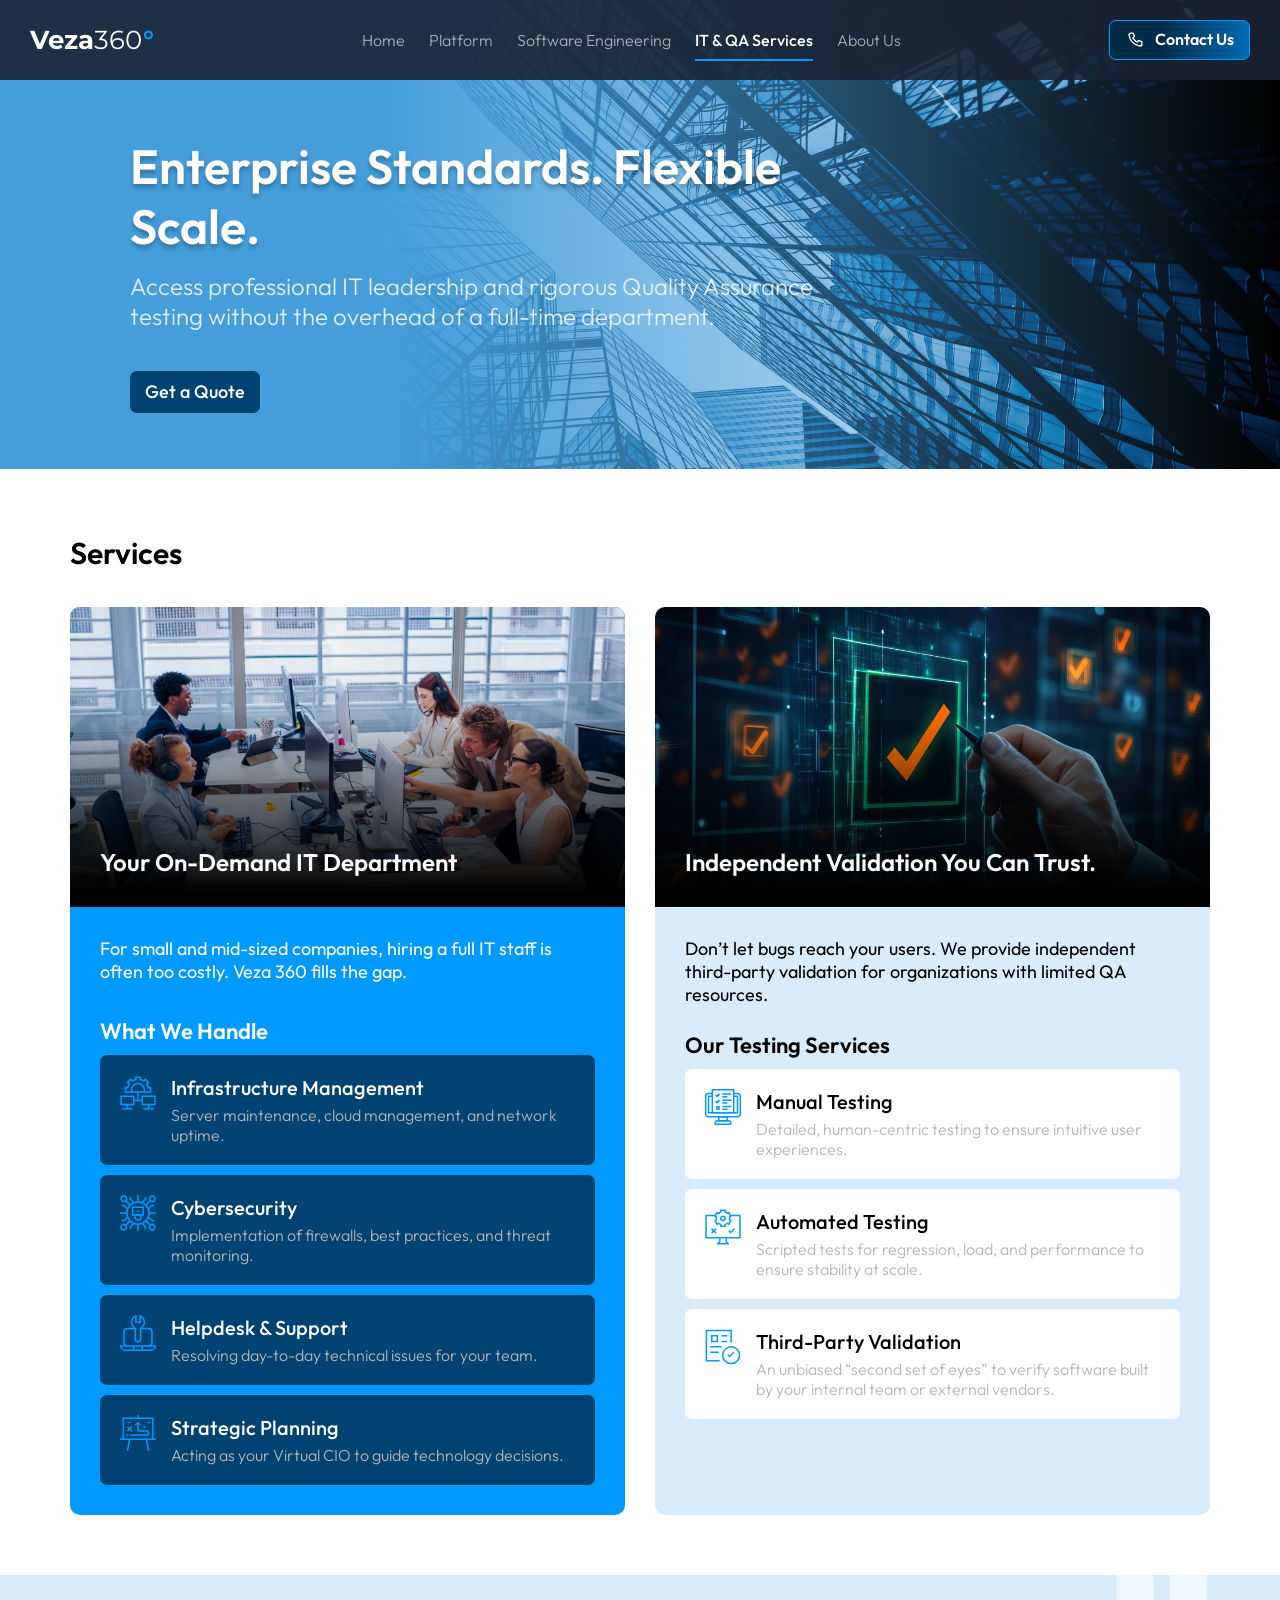
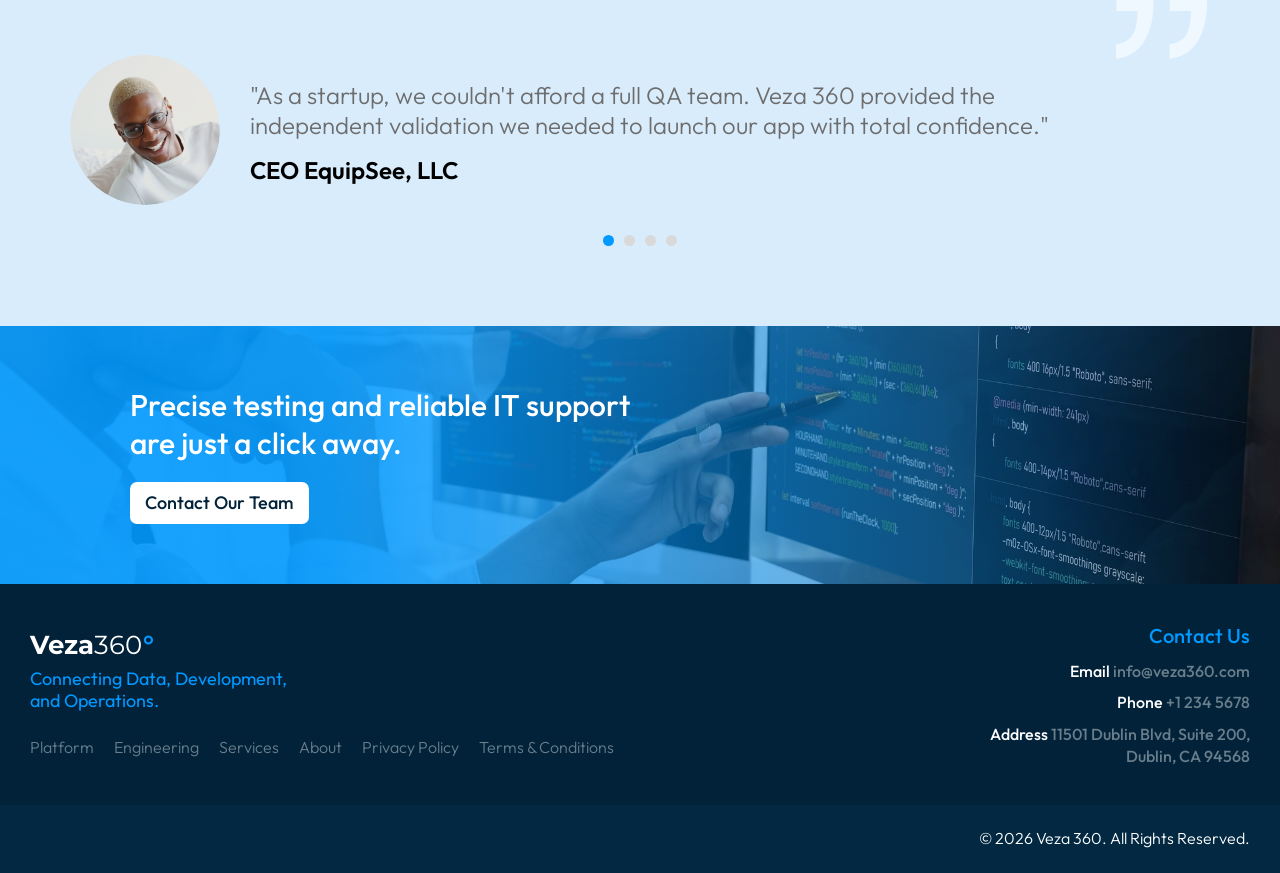
<file: it-qa.html>
<!doctype html>
<html lang="en">
  <head>
    <meta charset="UTF-8" />
    <meta name="viewport" content="width=device-width, initial-scale=1.0" />
    <meta name="theme-color" content="#192435" />
    <meta name="description" content="Flexible IT leadership and independent quality assurance services from Veza 360." />
    <title>IT &amp; QA Services — Veza 360</title>
    <link rel="preconnect" href="https://fonts.googleapis.com" />
    <link rel="preconnect" href="https://fonts.gstatic.com" crossorigin />
    <link href="https://fonts.googleapis.com/css2?family=Inter:wght@400&family=Montserrat:wght@400;700&family=Outfit:wght@300;400;500;600;700&display=swap" rel="stylesheet" />
    <link rel="stylesheet" href="styles.css?v=19" />
  </head>
  <body class="itqa-page">
    <header class="site-header">
      <div class="header-inner">
        <div class="mobile-brand-group">
          <button class="menu-toggle" type="button" aria-label="Open navigation" aria-expanded="false" aria-controls="primary-nav"><img src="assets/figma/engineering/6e5a6.svg" width="24" height="24" alt="" /></button>
          <a class="brand" href="index.html#home" aria-label="Veza 360 home">Veza<span>360</span><b>°</b></a>
        </div>
        <nav class="primary-nav" id="primary-nav" aria-label="Main navigation">
          <a href="index.html#home">Home</a><a href="platform.html">Platform</a><a href="engineering.html">Software Engineering</a><a class="active" href="it-qa.html" aria-current="page">IT &amp; QA Services</a><a href="index.html#about">About Us</a>
        </nav>
        <a class="header-contact" href="contact.html"><svg class="phone-icon" viewBox="0 0 24 24" aria-hidden="true"><path d="M7 3.8h3l1.4 4-2 1.6a15 15 0 0 0 5.2 5.2l1.6-2 4 1.4v3c0 1.2-1 2.2-2.2 2.2A15.2 15.2 0 0 1 4.8 6c0-1.2 1-2.2 2.2-2.2Z" /></svg><span>Contact Us</span></a>
      </div>
    </header>
    <main>
      <section class="itqa-hero" aria-labelledby="itqa-title"><img src="assets/figma/it-qa/hero.png" alt="" aria-hidden="true" /><div class="itqa-hero-inner"><div><h1 id="itqa-title">Enterprise Standards. Flexible Scale.</h1><p>Access professional IT leadership and rigorous Quality Assurance testing without the overhead of a full-time department.</p></div><a class="button button-primary itqa-hero-button" href="contact.html">Get a Quote</a></div></section>
      <section class="itqa-services" aria-labelledby="services-title"><div class="itqa-container"><h2 id="services-title">Services</h2><div class="itqa-service-grid">
        <article class="itqa-service itqa-service-it"><div class="itqa-service-image"><img src="assets/figma/it-qa/it-department.jpg" alt="" /><h3>Your On-Demand IT Department</h3></div><div class="itqa-service-body"><p class="itqa-lead">For small and mid-sized companies, hiring a full IT staff is often too costly. Veza 360 fills the gap.</p><h4>What We Handle</h4><div class="itqa-handles">
          <div class="itqa-handle"><img src="assets/figma/it-qa/infrastructure.svg" alt="" /><div><h5>Infrastructure Management</h5><p>Server maintenance, cloud management, and network uptime.</p></div></div>
          <div class="itqa-handle"><img src="assets/figma/it-qa/cybersecurity.svg" alt="" /><div><h5>Cybersecurity</h5><p>Implementation of firewalls, best practices, and threat monitoring.</p></div></div>
          <div class="itqa-handle"><img src="assets/figma/it-qa/helpdesk.svg" alt="" /><div><h5>Helpdesk &amp; Support</h5><p>Resolving day-to-day technical issues for your team.</p></div></div>
          <div class="itqa-handle"><img src="assets/figma/it-qa/strategic-planning.svg" alt="" /><div><h5>Strategic Planning</h5><p>Acting as your Virtual CIO to guide technology decisions.</p></div></div>
        </div></div></article>
        <article class="itqa-service itqa-service-qa"><div class="itqa-service-image"><img src="assets/figma/it-qa/validation.jpg" alt="" /><h3>Independent Validation You Can Trust.</h3></div><div class="itqa-service-body"><p class="itqa-lead">Don’t let bugs reach your users. We provide independent third-party validation for organizations with limited QA resources.</p><h4>Our Testing Services</h4><div class="itqa-tests">
          <div class="itqa-test"><img class="itqa-test-icon" src="assets/figma/it-qa/manual-testing.svg" alt="" /><div><h5>Manual Testing</h5><p>Detailed, human-centric testing to ensure intuitive user experiences.</p></div></div>
          <div class="itqa-test"><img class="itqa-test-icon" src="assets/figma/it-qa/automated-testing.svg" alt="" /><div><h5>Automated Testing</h5><p>Scripted tests for regression, load, and performance to ensure stability at scale.</p></div></div>
          <div class="itqa-test"><img class="itqa-test-icon" src="assets/figma/it-qa/third-party-validation.svg" alt="" /><div><h5>Third-Party Validation</h5><p>An unbiased “second set of eyes” to verify software built by your internal team or external vendors.</p></div></div>
        </div></div></article>
      </div></div></section>
      <section class="itqa-testimonial platform-testimonial" aria-label="Customer testimonial"><img class="testimonial-portrait" src="assets/figma/it-qa/testimonial.png" alt="CEO of EquipSee, LLC" /><div class="testimonial-content"><blockquote>&quot;As a startup, we couldn't afford a full QA team. Veza 360 provided the independent validation we needed to launch our app with total confidence.&quot;</blockquote><p class="testimonial-attribution">CEO EquipSee, LLC</p></div><img class="testimonial-dots" src="assets/figma/platform/testimonial-dots.svg" alt="" aria-hidden="true" /><img class="testimonial-quote" src="assets/figma/platform/testimonial-quote.svg" alt="" aria-hidden="true" /></section>
      <section class="itqa-contact" id="itqa-contact" aria-labelledby="itqa-contact-title"><div><h2 id="itqa-contact-title">Precise testing and reliable IT support<br />are just a click away.</h2><a class="button button-light" href="contact.html">Contact Our Team</a></div></section>
    </main>
    <footer class="site-footer"><div class="footer-main"><div class="footer-brand-links"><div class="footer-brand-block"><a class="brand" href="index.html#home" aria-label="Veza 360 home">Veza<span>360</span><b>°</b></a><p>Connecting Data, Development,<br />and Operations.</p></div><nav class="footer-nav" aria-label="Footer navigation"><a href="platform.html">Platform</a><a href="engineering.html">Engineering</a><a href="it-qa.html" aria-current="page">Services</a><a href="index.html#about">About</a><a href="mailto:info@veza360.com?subject=Privacy%20Policy">Privacy Policy</a><a href="mailto:info@veza360.com?subject=Terms%20and%20Conditions">Terms &amp; Conditions</a></nav></div><address class="footer-contact"><h2>Contact Us</h2><a href="mailto:info@veza360.com"><span class="contact-label">Email</span> <span class="contact-value">info@veza360.com</span></a><a href="tel:+12345678"><span class="contact-label">Phone</span> <span class="contact-value">+1 234 5678</span></a><p><span class="contact-label">Address</span> <span class="contact-value">11501 Dublin Blvd, Suite 200,<br />Dublin, CA 94568</span></p></address></div><div class="copyright">© 2026 Veza 360. All Rights Reserved.</div></footer>
    <script src="script.js?v=5"></script>
  </body>
</html>
</file>
<file: styles.css>
:root {
  color-scheme: light;
  --brand-blue: #004372;
  --bright-blue: #0099ff;
  --navy: #192435;
  --footer: #012239;
  --footer-bottom: #022842;
  --ink: #000;
  --muted: #6d6d6d;
  --sky: #d9ecfc;
  --body-font: "Outfit", Arial, sans-serif;
  --logo-font: "Montserrat", Arial, sans-serif;
}

* {
  box-sizing: border-box;
}

html {
  scroll-behavior: smooth;
  scroll-padding-top: 96px;
}

body {
  margin: 0;
  color: var(--ink);
  background: #fff;
  font-family: var(--body-font);
  -webkit-font-smoothing: antialiased;
}

a {
  color: inherit;
  text-decoration: none;
}

button {
  font: inherit;
}

.content-container {
  width: min(1140px, calc(100% - 60px));
  margin-inline: auto;
}

.site-header {
  position: fixed;
  z-index: 5;
  inset: 0 0 auto;
  height: 80px;
  color: #fff;
  background: rgba(25, 36, 53, 0.9);
}

.header-inner {
  display: flex;
  width: 100%;
  height: 100%;
  align-items: center;
  justify-content: space-between;
  gap: 24px;
  padding: 0 30px;
}

.mobile-brand-group {
  display: contents;
}

.brand {
  display: inline-flex;
  flex: 0 0 auto;
  align-items: baseline;
  color: #fff;
  font-family: var(--logo-font);
  font-size: 26px;
  font-weight: 700;
  line-height: 1;
  white-space: nowrap;
}

.brand span {
  font-weight: 400;
}

.brand b {
  margin-left: 1px;
  color: var(--bright-blue);
  font-weight: 700;
}

.menu-toggle {
  display: none;
  align-items: center;
  justify-content: center;
  width: 24px;
  height: 24px;
  padding: 0;
  border: 0;
  background: transparent;
  cursor: pointer;
}

.menu-toggle img {
  display: block;
  width: 24px;
  height: 24px;
}

.primary-nav {
  display: flex;
  height: 100%;
  align-items: center;
  justify-content: center;
  gap: 24px;
  margin-inline: auto;
}

.primary-nav a {
  position: relative;
  display: flex;
  height: 100%;
  align-items: center;
  color: #fff;
  font-size: 16px;
  font-weight: 300;
  line-height: 1.26;
  letter-spacing: 0;
  white-space: nowrap;
}

.primary-nav a:not(.active) {
  opacity: 0.6;
}

.primary-nav a.active {
  font-weight: 500;
}

.primary-nav a.active::after {
  position: absolute;
  right: 0;
  bottom: 19px;
  left: 0;
  height: 2px;
  background: var(--bright-blue);
  content: "";
}

.header-contact {
  display: inline-flex;
  min-height: 40px;
  flex: 0 0 auto;
  align-items: center;
  justify-content: center;
  gap: 10px;
  padding: 9px 15px;
  border: 1px solid var(--bright-blue);
  border-radius: 7px;
  background: linear-gradient(90deg, #002a45 35.616%, #006bb3 100%);
  color: #fff;
  font-size: 16px;
  font-weight: 600;
  line-height: 1.2;
  white-space: nowrap;
}

.phone-icon {
  display: inline-block;
  width: 20px;
  height: 20px;
  flex: 0 0 20px;
  fill: none;
  stroke: currentColor;
  stroke-width: 1.6;
  stroke-linecap: round;
  stroke-linejoin: round;
}

.hero {
  position: relative;
  display: flex;
  min-height: 612px;
  align-items: center;
  overflow: hidden;
  background-color: #6dacd6;
  background-image: linear-gradient(to left, rgba(109, 172, 214, 0) 0%, #6dacd6 69.861%), url("assets/figma/cbeba.png");
  background-position: center;
  background-size: cover;
  color: #fff;
}

.hero-visual {
  position: absolute;
  z-index: 0;
  inset: 0;
  display: block;
  width: 100%;
  height: 100%;
  object-fit: cover;
  object-position: center;
}

.hero-inner {
  position: relative;
  z-index: 1;
  width: min(688px, calc(100% - 60px));
  margin-left: max(30px, 10.14vw);
  padding-top: 52px;
}

.hero h1 {
  max-width: 688px;
  margin: 0 0 18px;
  color: #fff;
  font-size: 48px;
  font-weight: 600;
  line-height: 1.2;
  text-shadow: 0 4px 4px rgba(0, 0, 0, 0.25);
}

.hero-copy {
  max-width: 688px;
  margin: 0;
  color: rgba(252, 252, 252, 0.85);
  font-size: 24px;
  font-weight: 300;
  line-height: 1.2;
}

.hero-actions {
  display: flex;
  align-items: flex-start;
  gap: 15px;
  margin-top: 30px;
}

.button {
  display: inline-flex;
  min-height: 42px;
  align-items: center;
  justify-content: center;
  padding: 9px 15px;
  border-radius: 7px;
  font-size: 20px;
  font-weight: 500;
  line-height: 1.2;
  text-align: center;
  white-space: nowrap;
}

.button-primary {
  background: var(--brand-blue);
  color: #fff;
}

.button-light {
  background: #fff;
  color: #012239;
}

.hero-actions .button,
.platform-hero .button {
  font-size: 18px;
}

.solutions {
  height: auto;
  padding: 60px 0;
  background: #fff;
}

.solutions h2,
.advantage h2,
.partners h2,
.contact-banner h2 {
  margin: 0;
  font-weight: 600;
}

.solutions h2 {
  margin-bottom: 30px;
  font-size: 30px;
  line-height: 1.2;
}

.solution-grid {
  display: grid;
  grid-template-columns: repeat(3, minmax(0, 1fr));
  gap: 24px;
}

.solution-card {
  display: flex;
  min-height: 244px;
  min-width: 0;
  height: auto;
  flex-direction: column;
  align-items: flex-start;
  padding: 25px;
  border: 1px solid #ececec;
  border-radius: 10px;
  background: #fff;
  box-shadow: 0 4px 4px rgba(0, 0, 0, 0.08);
}

.service-icon-art {
  display: block;
  width: 40px;
  height: 40px;
  flex: 0 0 40px;
}

.solution-card h3 {
  margin: 15px 0 10px;
  font-size: 20px;
  font-weight: 500;
  line-height: 1.2;
}

.solution-card p {
  flex: 1 0 auto;
  margin: 0;
  color: var(--muted);
  font-size: 16px;
  font-weight: 300;
  line-height: 1.25;
}

.card-link {
  display: inline-flex;
  min-height: 24px;
  align-items: center;
  gap: 5px;
  margin-top: 12px;
  font-size: 16px;
  font-weight: 600;
  line-height: 1.2;
}

.card-link img {
  display: block;
  width: 24px;
  height: 24px;
}

.advantage {
  min-height: 412px;
  height: auto;
  padding: 60px 0;
  background: var(--sky);
}

.advantage-intro {
  margin-bottom: 30px;
}

.advantage h2 {
  margin-bottom: 10px;
  font-size: 30px;
  line-height: 1.2;
}

.advantage-intro p {
  max-width: 1140px;
  margin: 0;
  padding-block: 10px;
  color: #627687;
  font-size: 20px;
  font-weight: 300;
  line-height: 1.25;
}

.advantage-grid {
  display: grid;
  grid-template-columns: repeat(2, minmax(0, 1fr));
  gap: 20px;
}

.advantage-card {
  display: flex;
  min-height: 150px;
  align-items: center;
  justify-content: space-between;
  gap: 20px;
  padding: 30px 40px;
  border-radius: 10px;
  background: #fff;
  box-shadow: 0 4px 8px rgba(0, 0, 0, 0.1);
}

.advantage-card-primary {
  background: var(--brand-blue);
  color: #fff;
}

.advantage-copy {
  min-width: 0;
  flex: 1 1 auto;
}

.advantage-card h3 {
  margin: 0 0 10px;
  font-size: 20px;
  font-weight: 500;
  line-height: 1.2;
}

.advantage-card p {
  margin: 0;
  padding-left: 20px;
  border-left: 2px solid var(--bright-blue);
  color: #a2a2a2;
  font-size: 18px;
  font-weight: 400;
  line-height: 1.25;
}

.advantage-card-primary p {
  color: #b5b5b5;
}

.advantage-art {
  display: block;
  width: 64px;
  height: 64px;
  flex: 0 0 64px;
}

.partners {
  height: 340px;
  padding: 60px 0;
  background: #fff;
}

.partners h2 {
  margin-bottom: 40px;
  font-size: 24px;
  line-height: 1.2;
  text-align: center;
}

.partner-grid {
  display: grid;
  grid-template-columns: repeat(5, 200px);
  grid-template-rows: repeat(2, 50px);
  grid-auto-flow: row;
  justify-content: center;
  gap: 24px;
}

.partner-column {
  display: contents;
}

.logo-slot {
  display: flex;
  width: 200px;
  height: 50px;
  align-items: center;
  justify-content: center;
  overflow: hidden;
}

.logo-slot > img {
  display: block;
  width: auto;
  height: auto;
  max-width: 200px;
  max-height: 50px;
  object-fit: contain;
}

.logo-slot .pipedrive-symbol {
  position: relative;
  display: inline-block;
  width: 26.2472px;
  height: 26.2472px;
  flex: 0 0 26.2472px;
  margin-right: 2px;
}

.pipedrive-piece {
  position: absolute;
  display: block;
  overflow: hidden;
}

.pipedrive-piece img {
  display: block;
  width: auto;
  height: auto;
  max-width: none;
}

.pipedrive-piece-one {
  inset: 0;
  background: #1b273d;
  -webkit-mask: url("assets/figma/3d6b1.svg") center / 26.2472px 26.2472px no-repeat;
  mask: url("assets/figma/3d6b1.svg") center / 26.2472px 26.2472px no-repeat;
}

.pipedrive-piece-one img {
  position: absolute;
  inset: 0;
}

.pipedrive-piece-two {
  top: 31.6%;
  left: 16.42%;
  width: 14.5821px;
  height: 18.563px;
  background: #1b273d;
  -webkit-mask: url("assets/figma/e313a.svg") center / 14.5821px 18.563px no-repeat;
  mask: url("assets/figma/e313a.svg") center / 14.5821px 18.563px no-repeat;
}

.pipedrive-piece-two img {
  position: absolute;
  inset: 0;
}

.contact-banner {
  position: relative;
  display: flex;
  height: 233px;
  align-items: center;
  overflow: hidden;
  background-color: #056fb9;
  background-image: linear-gradient(89.98deg, rgba(0, 153, 255, 0.9) 22.259%, rgba(0, 0, 0, 0) 99.996%), url("assets/figma/66fe8.png");
  background-position: center;
  background-size: cover;
  color: #fff;
}

.contact-banner .content-container {
  position: relative;
  z-index: 1;
}

.contact-banner h2 {
  margin-bottom: 20px;
  font-size: 30px;
  font-weight: 500;
  line-height: 1.2;
}

.contact-banner .button {
  min-height: 44px;
  font-size: 20px;
}

.site-footer {
  color: #fff;
  background: var(--footer);
}

.footer-main {
  display: flex;
  min-height: 221px;
  align-items: center;
  justify-content: space-between;
  gap: 48px;
  padding: 30px;
}

.footer-brand-links {
  display: flex;
  min-width: 0;
  flex: 1 1 auto;
  flex-direction: column;
  align-items: flex-start;
  justify-content: space-between;
  gap: 26px;
}

.footer-brand-block .brand {
  font-size: 26px;
}

.footer-brand-block p {
  margin: 10px 0 0;
  color: var(--bright-blue);
  font-size: 18px;
  font-weight: 400;
  line-height: 1.2;
}

.footer-nav {
  display: flex;
  flex-wrap: wrap;
  align-items: center;
  gap: 10px 20px;
}

.footer-nav a {
  color: rgba(255, 255, 255, 0.41);
  font-size: 16px;
  font-weight: 300;
  line-height: 1.2;
  white-space: nowrap;
}

.footer-contact {
  display: flex;
  width: 286px;
  flex: 0 0 286px;
  flex-direction: column;
  align-items: flex-end;
  gap: 10px;
  margin: 0;
  font-family: var(--body-font);
  font-size: 16px;
  font-weight: 500;
  font-style: normal;
  line-height: 1.35;
  text-align: right;
}

.footer-contact h2 {
  margin: 0 0 2px;
  color: var(--bright-blue);
  font-family: var(--body-font);
  font-size: 20px;
  font-weight: 500;
}

.footer-contact p {
  margin: 0;
}

.footer-contact .contact-value {
  color: #697d8a;
}

.copyright {
  display: flex;
  height: 68px;
  align-items: center;
  justify-content: flex-end;
  padding: 20px 30px;
  background: var(--footer-bottom);
  color: #fff;
  font-size: 16px;
  font-weight: 300;
  line-height: 1.2;
}

/* Platform page */
.platform-container {
  width: min(1148px, calc(100% - 60px));
  margin-inline: auto;
}

.platform-hero {
  display: flex;
  min-height: 486px;
  align-items: center;
  background-color: #459eda;
  background-image: linear-gradient(to left, rgba(69, 158, 218, 0) 0%, #459eda 69.861%), url("assets/figma/platform/hero.jpg");
  background-position: center;
  background-size: cover;
  color: #fff;
}

.platform-hero-inner {
  width: min(688px, calc(100% - 60px));
  margin-left: max(30px, 10.14vw);
  padding-top: 112px;
}

.platform-hero h1 {
  margin: 0 0 30px;
  color: #fff;
  font-size: 48px;
  font-weight: 600;
  line-height: 1.2;
  text-shadow: 0 4px 4px rgba(0, 0, 0, 0.25);
}

.platform-hero p {
  margin: 0 0 30px;
  color: rgba(252, 252, 252, 0.85);
  font-size: 24px;
  font-weight: 300;
  line-height: 1.2;
}

.platform-challenge {
  display: grid;
  min-height: 382px;
  grid-template-columns: minmax(0, 448px) minmax(0, 1fr);
  align-items: center;
  gap: 50px;
  padding: 50px max(30px, calc((100% - 1148px) / 2));
  background: var(--sky);
}

.challenge-card {
  position: relative;
  display: flex;
  min-height: 282px;
  align-items: flex-end;
  overflow: hidden;
  border-radius: 10px;
  padding: 30px;
  isolation: isolate;
}

.challenge-card::after {
  position: absolute;
  z-index: -1;
  inset: 0;
  background: linear-gradient(240deg, rgba(0, 0, 0, 0), #01233a 76%);
  content: "";
}

.challenge-card > img {
  position: absolute;
  z-index: -2;
  inset: 0;
  width: 100%;
  height: 100%;
  object-fit: cover;
}

.challenge-overlay h2,
.solution-copy h2 {
  margin: 0 0 10px;
  font-size: 24px;
  font-weight: 600;
  line-height: 1.2;
}

.challenge-overlay p {
  max-width: 348px;
  margin: 0;
  border-left: 2px solid var(--bright-blue);
  padding: 4px 0 4px 20px;
  color: #d1d1d1;
  font-size: 20px;
  font-weight: 300;
  line-height: 1.25;
}

.challenge-overlay h2 {
  color: #fff;
}

.solution-copy h2 {
  font-size: 30px;
}

.solution-copy p {
  margin: 0;
  color: #627687;
  font-size: 24px;
  font-weight: 300;
  line-height: 1.25;
}

.platform-video {
  padding: 60px 0;
  background: #012239;
  color: #fff;
}

.platform-video-header {
  max-width: 720px;
  margin-bottom: 28px;
}

.platform-video-header h2 {
  margin: 0 0 10px;
  color: #fff;
  font-size: 30px;
  font-weight: 600;
  line-height: 1.2;
}

.platform-video-header p {
  margin: 0;
  color: rgba(252, 252, 252, 0.8);
  font-size: 20px;
  font-weight: 300;
  line-height: 1.3;
}

.platform-video-frame {
  position: relative;
  overflow: hidden;
  width: 100%;
  aspect-ratio: 16 / 9;
  border: 1px solid rgba(0, 153, 255, 0.35);
  border-radius: 10px;
  background: #001524;
  box-shadow: 0 18px 42px rgba(0, 0, 0, 0.35);
}

.platform-video-frame iframe {
  position: absolute;
  inset: 0;
  width: 100%;
  height: 100%;
  border: 0;
}

.platform-video-poster {
  position: relative;
  display: grid;
  width: 100%;
  height: 100%;
  place-items: center;
  padding: 0;
  border: 0;
  background: #001524;
  cursor: pointer;
}

.platform-video-poster::after {
  position: absolute;
  inset: 0;
  background: linear-gradient(180deg, rgba(1, 34, 57, 0.18) 0%, rgba(1, 34, 57, 0.45) 100%);
  content: "";
  transition: background 0.2s ease;
}

.platform-video-poster img {
  position: absolute;
  inset: 0;
  width: 100%;
  height: 100%;
  object-fit: cover;
}

.platform-video-play {
  position: relative;
  z-index: 1;
  display: grid;
  width: 76px;
  height: 76px;
  place-items: center;
  border: 2px solid rgba(255, 255, 255, 0.85);
  border-radius: 50%;
  background: rgba(0, 153, 255, 0.92);
  box-shadow: 0 10px 28px rgba(0, 0, 0, 0.4);
  transition: transform 0.2s ease, background-color 0.2s ease;
}

.platform-video-play svg {
  width: 44px;
  height: 44px;
  margin-left: 3px;
  fill: #fff;
}

.platform-video-poster:hover .platform-video-play,
.platform-video-poster:focus-visible .platform-video-play {
  transform: scale(1.07);
  background: var(--bright-blue);
}

.platform-video-poster:hover::after {
  background: linear-gradient(180deg, rgba(1, 34, 57, 0.08) 0%, rgba(1, 34, 57, 0.32) 100%);
}

.platform-video-poster:focus-visible {
  outline: 2px solid var(--bright-blue);
  outline-offset: -2px;
}

.platform-features {
  min-height: 443px;
  padding: 60px 0;
  background: #fff;
}

.platform-features h2,
.platform-audience h2 {
  margin: 0 0 30px;
  font-size: 30px;
  font-weight: 600;
  line-height: 1.2;
}

.feature-grid {
  display: grid;
  grid-template-columns: repeat(4, minmax(0, 1fr));
}

.feature-card {
  display: flex;
  min-height: 258px;
  flex-direction: column;
  align-items: center;
  padding: 14px 28px 20px;
  text-align: center;
}

.feature-card + .feature-card {
  border-left: 1px solid #d7d7d7;
}

.feature-icon {
  display: block;
  width: 40px;
  height: 40px;
  margin-bottom: 10px;
  object-fit: contain;
}

.feature-card h3 {
  margin: 0 0 10px;
  font-size: 20px;
  font-weight: 500;
  line-height: 1.2;
}

.feature-card p {
  margin: 0;
  color: var(--muted);
  font-size: 16px;
  font-weight: 300;
  line-height: 1.35;
}

.platform-audience {
  min-height: 592px;
  padding: 60px 0;
  background: var(--sky);
}

.audience-grid {
  display: grid;
  grid-template-columns: repeat(2, minmax(0, 1fr));
  gap: 20px;
}

.audience-card {
  overflow: hidden;
  border-radius: 10px;
  background: #fff;
}

.audience-image {
  position: relative;
  height: 300px;
  overflow: hidden;
  background: #55758d;
}

.audience-image::after {
  position: absolute;
  inset: 0;
  background: linear-gradient(to bottom, transparent 54.711%, #012239 100%);
  content: "";
}

.audience-image img {
  width: 100%;
  height: 100%;
  object-fit: cover;
}

.audience-image h3 {
  position: absolute;
  z-index: 1;
  right: 24px;
  bottom: 20px;
  left: 24px;
  display: flex;
  align-items: center;
  gap: 12px;
  margin: 0;
  color: #fff;
  font-size: 24px;
  font-weight: 500;
}

.audience-card:nth-child(2) .audience-image h3 {
  font-size: 26px;
}

.audience-image .audience-icon {
  display: block;
  width: 40px;
  height: 40px;
  flex: 0 0 40px;
  object-fit: contain;
}

.audience-card > p {
  min-height: 96px;
  margin: 0;
  padding: 22px 26px;
  color: #6d6d6d;
  font-size: 20px;
  font-weight: 500;
  line-height: 1.3;
}

.platform-testimonial {
  position: relative;
  display: grid;
  height: 351px;
  min-height: 351px;
  grid-template-columns: 150px minmax(0, 960px);
  grid-template-rows: 150px 11px;
  align-content: center;
  justify-content: center;
  column-gap: 30px;
  row-gap: 30px;
  padding: 80px 30px;
  background: #fff;
}

.testimonial-portrait {
  display: block;
  width: 150px;
  height: 150px;
  grid-column: 1;
  grid-row: 1;
  border-radius: 50%;
  object-fit: cover;
}

.testimonial-content {
  min-width: 0;
  grid-column: 2;
  grid-row: 1;
  align-self: center;
}

.testimonial-quote {
  position: absolute;
  top: 0;
  right: max(30px, calc((100% - 1134px) / 2));
  display: block;
  width: 91px;
  height: 84px;
}

.testimonial-content blockquote {
  margin: 0;
  padding: 10px 0;
  color: #6d6d6d;
  font-size: 24px;
  font-weight: 300;
  line-height: normal;
}

.testimonial-attribution {
  margin: 0;
  padding: 5px 0;
  color: #000;
  font-size: 24px;
  font-weight: 600;
  line-height: normal;
}

.testimonial-dots {
  display: block;
  width: 74px;
  height: 11px;
  grid-column: 1 / -1;
  grid-row: 2;
  justify-self: center;
}

.platform-demo {
  display: flex;
  min-height: 233px;
  align-items: center;
  background-color: #056fb9;
  background-image: linear-gradient(89.973deg, rgba(0, 153, 255, 0.9) 26.321%, rgba(0, 0, 0, 0) 99.996%), url("assets/figma/platform/demo-cta.jpg");
  background-position: center;
  background-size: cover;
  color: #fff;
}

.platform-demo-content {
  width: min(1148px, calc(100% - 60px));
  margin-inline: auto;
}

.platform-demo h2 {
  margin: 0 0 20px;
  font-size: 30px;
  font-weight: 500;
  line-height: 1.2;
}

@media (max-width: 1100px) and (min-width: 761px) {
  .platform-challenge {
    gap: 32px;
    padding-inline: 40px;
  }

  .platform-container,
  .platform-demo-content {
    width: calc(100% - 48px);
  }

  .platform-testimonial {
    height: auto;
    min-height: 351px;
    grid-template-columns: 120px minmax(0, 1fr);
    grid-template-rows: auto 11px;
    column-gap: 24px;
    padding-block: 70px;
  }

  .testimonial-portrait {
    width: 120px;
    height: 120px;
  }

  .testimonial-content blockquote,
  .testimonial-attribution {
    font-size: 20px;
  }

  .feature-card {
    padding-inline: 18px;
  }
}

@media (max-width: 760px) {
  .platform-hero {
    min-height: 560px;
    align-items: flex-end;
    background-position: 58% center;
  }

  .platform-hero-inner {
    width: calc(100% - 40px);
    margin: 0 20px;
    padding: 0 0 50px;
  }

  .platform-hero h1 {
    margin-bottom: 10px;
    font-size: 44px;
    line-height: 1.12;
  }

  .platform-hero p {
    margin-bottom: 24px;
    font-size: 18px;
    line-height: 1.25;
  }

  .platform-challenge {
    grid-template-columns: 1fr;
    gap: 26px;
    padding: 40px 20px;
  }

  .challenge-card {
    min-height: 240px;
    padding: 24px;
  }

  .challenge-overlay p {
    font-size: 18px;
  }

  .solution-copy h2 {
    font-size: 28px;
  }

  .solution-copy p {
    font-size: 20px;
  }

  .platform-container,
  .platform-demo-content {
    width: calc(100% - 40px);
  }

  .platform-features,
  .platform-audience,
  .platform-video {
    min-height: 0;
    padding: 40px 0;
  }

  .platform-video-header {
    margin-bottom: 20px;
  }

  .platform-video-header h2 {
    font-size: 28px;
  }

  .platform-video-header p {
    font-size: 18px;
  }

  .platform-features h2,
  .platform-audience h2 {
    margin-bottom: 20px;
    font-size: 28px;
  }

  .feature-grid {
    grid-template-columns: 1fr;
  }

  .feature-card {
    min-height: 0;
    padding: 22px 12px 26px;
  }

  .feature-card + .feature-card {
    border-top: 1px solid #d7d7d7;
    border-left: 0;
  }

  .feature-card p {
    max-width: 380px;
  }

  .audience-grid {
    grid-template-columns: 1fr;
    gap: 20px;
  }

  .audience-image {
    height: 230px;
  }

  .audience-image h3 {
    right: 18px;
    bottom: 16px;
    left: 18px;
  }

  .audience-card > p {
    font-size: 18px;
    font-weight: 400;
  }

  .audience-card > p {
    min-height: 0;
    padding: 18px 20px;
    font-size: 18px;
  }

  .platform-testimonial {
    display: flex;
    height: auto;
    min-height: 0;
    flex-direction: column;
    gap: 24px;
    padding: 48px 30px 40px;
    text-align: center;
  }

  .testimonial-portrait {
    width: 120px;
    height: 120px;
    flex-basis: 120px;
  }

  .testimonial-content {
    width: 100%;
  }

  .testimonial-quote {
    top: 16px;
    right: 24px;
  }

  .testimonial-content blockquote,
  .testimonial-attribution {
    font-size: 20px;
  }

  .testimonial-dots {
    align-self: center;
    margin-top: 0;
  }

  .platform-demo {
    min-height: 220px;
    padding: 45px 0;
    background-position: center;
  }

  .platform-demo h2 {
    max-width: 340px;
    font-size: 30px;
  }
}

@media (prefers-reduced-motion: reduce) {
  .platform-page *,
  .platform-page *::before,
  .platform-page *::after {
    scroll-behavior: auto !important;
  }
}

/* Final IT & QA mobile type scale, kept after legacy page rules. */
@media (max-width: 700px) {
  .itqa-page .itqa-hero h1 { max-width: 360px; font-size: 44px; line-height: 1.05; }
  .itqa-page .itqa-hero p { max-width: 360px; font-size: 18px; line-height: 1.25; }
  .itqa-page .itqa-hero-button { min-height: 42px; padding: 10px 15px; font-size: 18px; }
  .itqa-page .itqa-services h2 { margin-bottom: 30px; font-size: 30px; }
  .itqa-page .itqa-service-image { height: 220px; padding: 20px; }
  .itqa-page .itqa-service-image h3 { font-size: 20px; }
  .itqa-page .itqa-service-body { padding: 20px; }
  .itqa-page .itqa-lead { margin-bottom: 20px; font-size: 16px; line-height: 1.25; }
  .itqa-page .itqa-service-body h4 { margin-bottom: 10px; font-size: 18px; }
  .itqa-page .itqa-handles,.itqa-page .itqa-tests { gap: 10px; }
  .itqa-page .itqa-handle,.itqa-page .itqa-test { gap: 10px; padding: 14px; border-radius: 7px; }
  .itqa-page .itqa-handle>img { width: 28px; height: 28px; flex-basis: 28px; }
  .itqa-page .itqa-handle h5,.itqa-page .itqa-test h5 { margin-bottom: 4px; font-size: 16px; }
  .itqa-page .itqa-handle p,.itqa-page .itqa-test p { font-size: 12px; line-height: 1.25; }
  .itqa-page .itqa-test-icon { width: 28px; height: 28px; flex-basis: 28px; font-size: 0; line-height: normal; }
  .itqa-page .itqa-contact h2 { font-size: 30px; }
  .itqa-page .itqa-contact .button { font-size: 18px; }
}

/* IT & QA visual corrections */
.itqa-testimonial.platform-testimonial {
  display: grid;
  height: 351px;
  min-height: 351px;
  grid-template-columns: 150px minmax(0, 960px);
  grid-template-rows: 150px 11px;
  align-content: center;
  justify-content: center;
  column-gap: 30px;
  row-gap: 30px;
  padding: 80px 30px;
  background: var(--sky);
}

.itqa-testimonial.platform-testimonial .testimonial-content blockquote,
.itqa-testimonial.platform-testimonial .testimonial-attribution {
  font-family: var(--body-font);
}

@media (max-width: 700px) {
  .itqa-hero h1 { max-width: 360px; font-size: 44px; line-height: 1.05; }
  .itqa-hero p { max-width: 360px; font-size: 18px; line-height: 1.25; }
  .itqa-hero-button { min-height: 42px; padding: 10px 15px; font-size: 18px; }
  .itqa-services h2 { margin-bottom: 30px; font-size: 30px; }
  .itqa-service-image { height: 220px; padding: 20px; }
  .itqa-service-image h3 { font-size: 20px; }
  .itqa-service-body { padding: 20px; }
  .itqa-lead { margin-bottom: 20px; font-size: 16px; line-height: 1.25; }
  .itqa-service-body h4 { margin-bottom: 10px; font-size: 18px; }
  .itqa-handles,.itqa-tests { gap: 10px; }
  .itqa-handle,.itqa-test { gap: 10px; padding: 14px; border-radius: 7px; }
  .itqa-handle>img,.itqa-icon { width: 28px; height: 28px; flex-basis: 28px; }
  .itqa-handle h5,.itqa-test h5 { margin-bottom: 4px; font-size: 16px; }
  .itqa-handle p,.itqa-test p { font-size: 12px; line-height: 1.25; }
  .itqa-test-icon { width: 28px; height: 28px; flex-basis: 28px; font-size: 0; line-height: normal; }
  .itqa-testimonial.platform-testimonial { display: flex; height: auto; min-height: 0; flex-direction: column; gap: 24px; padding: 48px 30px 40px; text-align: center; }
  .itqa-testimonial.platform-testimonial .testimonial-portrait { width: 120px; height: 120px; flex-basis: 120px; }
  .itqa-testimonial.platform-testimonial .testimonial-content { width: 100%; }
  .itqa-testimonial.platform-testimonial .testimonial-quote { top: 16px; right: 24px; }
  .itqa-testimonial.platform-testimonial .testimonial-content blockquote,
  .itqa-testimonial.platform-testimonial .testimonial-attribution { font-size: 20px; }
  .itqa-contact h2 { font-size: 30px; }
  .itqa-contact .button { font-size: 18px; }
}

/* About Us page */
.about-hero{position:relative;min-height:486px;overflow:hidden;background:#459eda;color:#fff}.about-hero>img{position:absolute;inset:0;width:100%;height:100%;object-fit:cover}.about-hero::after{position:absolute;inset:0;background:linear-gradient(to left,rgba(69,158,218,0) 0%,#459eda 69.861%);content:""}.about-hero-inner{position:relative;z-index:1;width:min(688px,calc(100% - 60px));margin-left:max(30px,10.14vw);padding-top:197px}.about-hero h1{margin:0;padding:5px 0;font-size:48px;font-weight:600;line-height:normal;text-shadow:0 4px 4px rgba(0,0,0,.25)}.about-hero p{margin:0;padding:10px 0;color:rgba(252,252,252,.85);font-size:24px;font-weight:300;line-height:normal}.about-story{display:grid;grid-template-columns:minmax(0,706px) 404px;gap:30px;padding:60px max(30px,calc((100% - 1140px)/2));background:#fff}.about-story-copy h2,.about-values>h2{margin:0 0 30px;padding:5px 0;font-size:30px;font-weight:600;line-height:normal}.about-story h3{margin:0;padding:5px 0;color:#0099ff;font-size:26px;font-weight:600;line-height:normal}.about-story-copy>p{margin:0;color:#6d6d6d;font-size:20px;font-weight:300;line-height:1.25}.about-story aside{margin-top:30px;padding:20px;border-radius:7px;background:#004372;color:#fff;font-size:20px;font-weight:500;line-height:1.25}.about-story aside::before{float:left;width:2px;height:75px;margin-right:20px;background:#0099ff;content:""}.about-story-image{width:404px;height:391px;border-radius:10px;object-fit:cover}.about-values{padding:60px max(30px,calc((100% - 1200px)/2));background:#d9ecfc}.about-values>h2{text-align:center}.about-values-grid{display:grid;grid-template-columns:repeat(3,1fr);gap:24px}.about-value{position:relative;padding-top:77px;text-align:center}.about-value>div{height:240px;padding:80px 41px 20px;border:1px solid #ececec;border-radius:10px;background:#fff;box-shadow:0 4px 8px rgba(0,0,0,.08)}.about-value>img,.about-value-orb{position:absolute;z-index:1;top:0;left:50%;width:153px;height:153px;transform:translateX(-50%)}.about-value>img{width:193px;height:193px;top:-20px}.about-value-orb{display:grid;place-items:center;border-radius:50%;background:radial-gradient(circle at 45% 35%,#128dff,#004372)}.about-value-orb img{width:75px;height:75px}.about-value h3{margin:0;padding-bottom:20px;border-bottom:1px solid #dfdfdf;font-size:24px;font-weight:500}.about-value p{margin:10px 0 0;color:#6d6d6d;font-size:16px;line-height:1.25}.about-contact{position:relative;display:flex;min-height:231px;align-items:center;padding:60px max(30px,calc((100% - 1148px)/2));overflow:hidden;background:#0099ff;color:#fff}.about-contact::before{position:absolute;inset:0;background:linear-gradient(90deg,rgba(0,153,255,.88) 28%,rgba(0,153,255,.1) 70%),url("assets/figma/about/cta.jpg") center/cover;content:""}.about-contact>div{position:relative;z-index:1}.about-contact h2{margin:0 0 20px;padding:5px 0;font-size:30px;font-weight:500}.about-contact .button{font-size:18px}
@media (max-width:700px){.about-hero{min-height:317px}.about-hero-inner{width:calc(100% - 40px);margin-left:20px;padding-top:126px}.about-hero h1{font-size:44px;line-height:1.05}.about-hero p{font-size:22px;line-height:1.25}.about-story{grid-template-columns:1fr;gap:30px;padding:40px 20px}.about-story-copy h2{margin-bottom:30px}.about-story h3{font-size:26px}.about-story-copy>p{font-size:20px;line-height:1.25}.about-story aside{margin-top:30px;font-size:20px}.about-story-image{width:100%;height:366px}.about-values{padding:40px 22px}.about-values-grid{grid-template-columns:1fr;gap:24px}.about-value{height:317px}.about-contact{min-height:231px;padding:60px 20px}.about-contact h2{font-size:30px}.about-contact .button{font-size:18px}}

/* IT & QA Services page */
.itqa-hero { position:relative; min-height:486px; overflow:hidden; color:#fff; background:#459eda; }
.itqa-hero>img { position:absolute; inset:0; width:100%; height:100%; object-fit:cover; }
.itqa-hero::after { position:absolute; inset:0; background:linear-gradient(to left,rgba(69,158,218,0) 0%,#459eda 69.861%); content:""; }
.itqa-hero-inner { position:relative; z-index:1; display:flex; width:min(688px,calc(100% - 60px)); flex-direction:column; align-items:flex-start; gap:30px; margin-left:max(30px,10.14vw); padding-top:126px; }
.itqa-hero h1 { max-width:688px; margin:0; padding:5px 0; font-size:48px; font-weight:600; line-height:normal; text-shadow:0 4px 4px rgba(0,0,0,.25); }
.itqa-hero p { margin:0; padding:10px 0; color:rgba(252,252,252,.85); font-size:24px; font-weight:300; line-height:normal; }
.itqa-hero-button { min-height:42px; padding:10px 15px; font-size:18px; }
.itqa-container { width:min(1140px,calc(100% - 60px)); margin:auto; }
.itqa-services { padding:60px 0; }
.itqa-services h2 { margin:0 0 30px; padding:5px 0; font-size:30px; font-weight:600; line-height:normal; }
.itqa-service-grid { display:grid; grid-template-columns:repeat(2,minmax(0,1fr)); gap:30px; }
.itqa-service { overflow:hidden; border-radius:10px; }
.itqa-service-image { position:relative; display:flex; height:300px; align-items:end; padding:30px; overflow:hidden; color:#fff; }
.itqa-service-image::after { position:absolute; inset:0; background:linear-gradient(180deg,rgba(92,92,92,0) 35%,#000 95%); content:""; }
.itqa-service-image img { position:absolute; inset:0; width:100%; height:100%; object-fit:cover; }
.itqa-service-image h3 { position:relative; z-index:1; margin:0; font-size:24px; font-weight:600; line-height:normal; }
.itqa-service-body { min-height:592px; padding:30px; }
.itqa-service-it { background:var(--bright-blue); color:#fff; }
.itqa-service-qa { background:var(--sky); }
.itqa-lead { min-height:55px; margin:0 0 25px; font-family:var(--body-font); font-size:18px; font-weight:400; line-height:normal; }
.itqa-service-body h4 { margin:0 0 10px; font-size:22px; font-weight:600; line-height:normal; }
.itqa-handles,.itqa-tests { display:grid; gap:10px; }
.itqa-handle,.itqa-test { display:flex; align-items:flex-start; gap:15px; padding:20px; border-radius:7px; }
.itqa-handle { min-height:88px; background:var(--brand-blue); }
.itqa-handle>img,.itqa-icon { display:block; width:36px; height:36px; flex:0 0 36px; object-fit:contain; color:#09f; }
.itqa-icon { border:1.5px solid currentColor; border-radius:2px; font-size:25px; line-height:32px; text-align:center; }
.itqa-handle h5,.itqa-test h5 { margin:0 0 5px; font-size:20px; font-weight:500; line-height:normal; }
.itqa-handle p,.itqa-test p { margin:0; color:#b5b5b5; font-size:16px; font-weight:300; line-height:normal; }
.itqa-test { min-height:88px; background:#fff; }
.itqa-test-icon { display:block; width:36px; flex:0 0 36px; color:#09f; font-size:29px; line-height:33px; text-align:center; }
.itqa-testimonial { position:relative; padding:60px 0; overflow:hidden; background:var(--sky); }
.itqa-testimonial-inner { position:relative; display:flex; width:min(1140px,calc(100% - 60px)); align-items:center; gap:30px; margin:auto; padding:40px 0 35px; }
.itqa-testimonial > .testimonial-portrait { width:150px; height:150px; border-radius:50%; object-fit:cover; }
.itqa-testimonial blockquote { max-width:805px; margin:0 0 10px; color:var(--muted); font-size:24px; font-weight:300; line-height:normal; }
.itqa-testimonial p { margin:0; font-size:22px; font-weight:600; }
.itqa-quotes { position:absolute; right:6%; top:-74px; color:rgba(255,255,255,.5); font-family:Georgia,serif; font-size:220px; line-height:1; }
.itqa-dots { position:absolute; bottom:0; left:50%; display:flex; gap:10px; transform:translateX(-50%); }
.itqa-dots i { width:11px; height:11px; border-radius:50%; background:#d9d9d9; }.itqa-dots i:first-child { background:#09f; }
.itqa-contact { position:relative; display:flex; min-height:240px; align-items:center; overflow:hidden; padding:60px max(30px,10.14vw); background:#0099ff; color:#fff; }
.itqa-contact::before { position:absolute; inset:0; background:linear-gradient(90deg,rgba(0,153,255,.9) 26%,rgba(0,0,0,0) 100%),url("assets/figma/it-qa/contact-cta.jpg") center/cover; content:""; }
.itqa-contact>div { position:relative; z-index:1; }.itqa-contact h2 { margin:0 0 20px; font-size:30px; font-weight:500; line-height:normal; }.itqa-contact .button { font-size:18px; }

@media (max-width: 700px) {
  .itqa-hero { min-height:322px; }.itqa-hero::after { background:linear-gradient(to left,rgba(69,158,218,0),#459eda 69.861%); }.itqa-hero-inner { width:calc(100% - 40px); gap:20px; margin-left:20px; padding-top:104px; }.itqa-hero h1 { max-width:285px; font-size:32px; line-height:1.02; }.itqa-hero p { max-width:300px; font-size:14px; }.itqa-hero-button { min-height:32px; padding:7px 10px; font-size:12px; }
  .itqa-container { width:calc(100% - 40px); }.itqa-services { padding:30px 0; }.itqa-services h2 { margin-bottom:20px; font-size:20px; }.itqa-service-grid { grid-template-columns:1fr; gap:10px; }.itqa-service-image { height:160px; padding:15px; }.itqa-service-image h3 { font-size:14px; }.itqa-service-body { min-height:0; padding:15px; }.itqa-lead { min-height:0; margin-bottom:15px; font-size:12px; }.itqa-service-body h4 { margin-bottom:8px; font-size:14px; }.itqa-handles,.itqa-tests { gap:6px; }.itqa-handle,.itqa-test { min-height:0; gap:8px; padding:10px; border-radius:4px; }.itqa-handle>img,.itqa-icon { width:20px; height:20px; flex-basis:20px; }.itqa-icon { font-size:14px; line-height:18px; }.itqa-handle h5,.itqa-test h5 { margin-bottom:3px; font-size:12px; }.itqa-handle p,.itqa-test p { font-size:9px; }.itqa-test-icon { width:20px; flex-basis:20px; font-size:17px; line-height:18px; }
  .itqa-testimonial { padding:30px 0; }.itqa-testimonial-inner { width:calc(100% - 40px); flex-direction:column; align-items:flex-start; gap:15px; padding:25px 0 35px; }.itqa-testimonial > .testimonial-portrait { width:75px; height:75px; }.itqa-testimonial blockquote { font-size:14px; }.itqa-testimonial p { font-size:14px; }.itqa-quotes { top:-34px; right:10%; font-size:100px; }.itqa-dots { gap:6px; }.itqa-dots i { width:7px; height:7px; }
  .itqa-contact { min-height:212px; padding:40px 20px; }.itqa-contact h2 { margin-bottom:20px; font-size:20px; }.itqa-contact .button { font-size:12px; }
}

@media (max-width: 1100px) and (min-width: 761px) {
  .header-inner {
    gap: 18px;
    padding-inline: 24px;
  }

  .primary-nav {
    gap: 14px;
  }

  .primary-nav a {
    font-size: 14px;
  }

  .header-contact {
    gap: 7px;
    padding-inline: 10px;
    font-size: 14px;
  }

  .content-container {
    width: calc(100% - 48px);
  }

  .hero-inner {
    margin-left: 6%;
  }

  .partner-grid {
    grid-template-columns: repeat(5, minmax(0, 1fr));
  }

  .logo-slot {
    width: 100%;
  }

  .logo-slot > img {
    max-width: 100%;
  }
}

@media (max-width: 760px) {
  html {
    scroll-padding-top: 96px;
  }

  .content-container {
    width: calc(100% - 40px);
  }

  .site-header {
    height: 80px;
    background: #192435;
  }

  .header-inner {
    justify-content: space-between;
    gap: 10px;
    padding-inline: 20px;
  }

  .mobile-brand-group {
    display: flex;
    min-width: 0;
    align-items: center;
    gap: 5px;
  }

  .menu-toggle {
    display: inline-flex;
  }

  .brand {
    font-size: 26px;
  }

  .primary-nav {
    position: absolute;
    top: 80px;
    right: 0;
    left: 0;
    display: none;
    height: auto;
    flex-direction: column;
    align-items: stretch;
    gap: 0;
    margin: 0;
    padding: 8px 20px 18px;
    background: #192435;
    box-shadow: 0 12px 20px rgba(0, 0, 0, 0.18);
  }

  .primary-nav.open {
    display: flex;
  }

  .primary-nav a {
    height: auto;
    min-height: 44px;
    font-size: 16px;
  }

  .primary-nav a.active::after {
    right: auto;
    bottom: 2px;
    width: 28px;
  }

  .header-contact {
    min-height: 40px;
    gap: 8px;
    padding: 8px 12px;
    font-size: 16px;
  }

  .phone-icon {
    width: 20px;
    height: 20px;
    flex-basis: 20px;
  }

  .hero {
    height: 600px;
    min-height: 600px;
    align-items: flex-end;
    background-position: center;
    background-size: cover;
  }

  .hero-inner {
    width: calc(100% - 40px);
    margin: 0 20px;
    padding: 0 0 50px;
  }

  .hero h1 {
    margin-bottom: 10px;
    font-size: 44px;
    line-height: 1.12;
  }

  .hero-copy {
    font-size: 18px;
    line-height: 1.25;
  }

  .hero-actions {
    gap: 15px;
    margin-top: 30px;
  }

  .button {
    min-width: 0;
    min-height: 42px;
    padding-inline: 15px;
    font-size: 18px;
  }

  .card-link {
    font-weight: 500;
  }

  .hero-actions .button {
    flex: 1 1 0;
  }

  .solutions {
    height: auto;
    padding: 40px 0;
  }

  .solutions h2 {
    max-width: 320px;
    margin-bottom: 30px;
    font-size: 30px;
    line-height: 1.15;
  }

  .solution-grid {
    grid-template-columns: 1fr;
    gap: 24px;
  }

  .solution-card {
    min-height: 244px;
    height: auto;
    padding: 25px;
  }

  .solution-card h3 {
    margin-top: 15px;
  }

  .advantage {
    height: auto;
    padding: 40px 0;
  }

  .advantage-intro {
    margin-bottom: 30px;
  }

  .advantage h2 {
    margin-bottom: 0;
    font-size: 30px;
    line-height: 1.2;
  }

  .advantage-intro p {
    padding-block: 10px;
    font-size: 20px;
    line-height: 1.25;
  }

  .advantage-grid {
    grid-template-columns: 1fr;
    gap: 20px;
  }

  .advantage-card {
    min-height: 150px;
    padding: 30px 40px;
  }

  .partners {
    height: auto;
    padding: 40px 0;
  }

  .partners h2 {
    margin-bottom: 40px;
    font-size: 24px;
  }

  .partner-grid {
    grid-template-columns: repeat(2, minmax(0, 1fr));
    grid-template-rows: repeat(5, 50px);
    grid-auto-flow: column;
    justify-items: center;
    column-gap: 12px;
    row-gap: 24px;
  }

  .logo-slot {
    width: 100%;
    max-width: 200px;
  }

  .logo-slot > img {
    max-width: 100%;
  }

  .contact-banner {
    height: auto;
    min-height: 220px;
    padding: 60px 0;
    background-position: center;
  }

  .contact-banner h2 {
    max-width: 340px;
    margin-bottom: 20px;
    font-size: 30px;
    font-weight: 500;
    line-height: 1.2;
  }

  .contact-banner .button {
    min-height: 44px;
    font-size: 18px;
  }

  .footer-main {
    min-height: 0;
    flex-direction: column;
    align-items: stretch;
    justify-content: flex-start;
    gap: 30px;
    padding: 30px 20px;
  }

  .footer-brand-links {
    gap: 30px;
  }

  .footer-brand-block p {
    width: 283px;
    font-size: 18px;
  }

  .footer-nav {
    flex-direction: column;
    align-items: flex-start;
    gap: 0;
  }

  .footer-nav a {
    min-height: 40px;
    padding: 10px 0;
    font-size: 18px;
    font-weight: 400;
  }

  .footer-contact {
    width: 100%;
    min-height: 161px;
    flex: 0 0 auto;
    align-items: flex-start;
    gap: 10px;
    font-family: "Inter", Arial, sans-serif;
    font-weight: 400;
    text-align: left;
  }

  .footer-contact h2 {
    font-size: 18px;
    font-weight: 600;
  }

  .footer-contact .contact-label {
    color: rgba(255, 255, 255, 0.72);
    font-family: var(--body-font);
    font-weight: 600;
  }

  .footer-contact .contact-value {
    color: #697d8a;
    font-family: var(--body-font);
    font-weight: 400;
  }

  .footer-contact p,
  .footer-contact a {
    width: 100%;
    font-size: 16px;
  }

  .copyright {
    height: 68px;
    justify-content: center;
    padding: 20px;
    font-size: 14px;
    font-weight: 400;
    text-align: center;
  }
}

@media (max-width: 380px) {
  .content-container,
  .hero-inner {
    width: calc(100% - 32px);
  }

  .header-inner {
    padding-inline: 16px;
  }

  .mobile-brand-group {
    gap: 3px;
  }

  .brand {
    font-size: 23px;
  }

  .header-contact {
    gap: 6px;
    padding-inline: 9px;
    font-size: 14px;
  }

  .hero-inner {
    margin-inline: 16px;
  }

  .hero h1 {
    font-size: 40px;
  }

  .hero-actions {
    gap: 8px;
  }

  .hero-actions .button {
    padding-inline: 8px;
    font-size: 18px;
  }

  .solution-card {
    padding: 22px;
  }

  .advantage-card {
    gap: 12px;
    padding-inline: 20px;
  }

  .advantage-card p {
    padding-left: 12px;
    font-size: 16px;
  }

  .advantage-art {
    width: 52px;
    height: 52px;
    flex-basis: 52px;
  }

  .partner-grid {
    column-gap: 6px;
  }
}

@media (prefers-reduced-motion: reduce) {
  *,
  *::before,
  *::after {
    scroll-behavior: auto !important;
    animation-duration: 0.01ms !important;
    animation-iteration-count: 1 !important;
    transition-duration: 0.01ms !important;
  }

  .hero-video {
    display: none;
  }
}

/* Single-row, seamless partner logo marquee */
.partners {
  height: auto;
  min-height: 250px;
}

.partners h2 {
  margin-bottom: 34px;
}

.partner-marquee {
  width: 100%;
  overflow: hidden;
  -webkit-mask-image: linear-gradient(to right, transparent, #000 5%, #000 95%, transparent);
  mask-image: linear-gradient(to right, transparent, #000 5%, #000 95%, transparent);
}

.partner-track {
  display: flex;
  width: max-content;
  animation: partner-logo-scroll 38s linear infinite;
  will-change: transform;
}

.partner-set {
  display: flex;
  flex: 0 0 auto;
  align-items: center;
  gap: 52px;
  padding-right: 52px;
}

.partner-set .logo-slot {
  width: 180px;
  height: 56px;
  flex: 0 0 180px;
  overflow: visible;
}

.partner-set .logo-slot > img {
  max-width: 180px;
  max-height: 50px;
}

.partner-marquee:hover .partner-track,
.partner-marquee:focus-within .partner-track {
  animation-play-state: paused;
}

@keyframes partner-logo-scroll {
  to { transform: translateX(-50%); }
}

@media (max-width: 760px) {
  .partners {
    min-height: 190px;
    padding: 40px 0;
  }

  .partners h2 {
    margin-bottom: 26px;
    font-size: 22px;
  }

  .partner-set {
    gap: 30px;
    padding-right: 30px;
  }

  .partner-set .logo-slot {
    width: 145px;
    height: 44px;
    flex-basis: 145px;
  }

  .partner-set .logo-slot > img {
    max-width: 145px;
    max-height: 40px;
  }

  .partner-track {
    animation-duration: 30s;
  }
}

@media (prefers-reduced-motion: reduce) {
  .partner-marquee {
    overflow-x: auto;
    -webkit-mask-image: none;
    mask-image: none;
  }

  .partner-track {
    animation: none;
    transform: none;
  }

  .partner-set[aria-hidden="true"] {
    display: none;
  }
}

/* Software Engineering page */
.engineering-hero {
  position: relative;
  display: flex;
  min-height: 486px;
  align-items: flex-start;
  overflow: hidden;
  background: #459eda;
  color: #fff;
}

.engineering-hero::after {
  position: absolute;
  z-index: 0;
  inset: 0;
  background: linear-gradient(to left, rgba(69, 158, 218, 0) 0%, #459eda 69.861%);
  content: "";
}

.engineering-hero-image {
  position: absolute;
  z-index: 0;
  top: -73.7%;
  left: 0;
  display: block;
  width: 100%;
  height: 197.63%;
  max-width: none;
  object-fit: cover;
}

.engineering-hero-inner {
  position: relative;
  z-index: 1;
  display: flex;
  width: min(688px, calc(100% - 60px));
  flex-direction: column;
  align-items: flex-start;
  gap: 30px;
  margin-left: max(30px, 10.14vw);
  padding-top: 126px;
}

.engineering-hero-copy {
  width: 100%;
}

.engineering-hero h1 {
  max-width: 688px;
  margin: 0;
  padding: 5px 0;
  color: #fff;
  font-size: 48px;
  font-weight: 600;
  line-height: normal;
  text-shadow: 0 4px 4px rgba(0, 0, 0, 0.25);
}

.engineering-hero p {
  margin: 0;
  padding: 10px 0;
  color: rgba(252, 252, 252, 0.85);
  font-size: 24px;
  font-weight: 300;
  line-height: normal;
}

.engineering-hero-button {
  min-height: 42px;
  padding: 10px 15px;
  font-size: 18px;
  line-height: normal;
}

.engineering-container {
  width: min(1140px, calc(100% - 60px));
  margin-inline: auto;
}

.engineering-capabilities {
  padding: 60px 0;
  background: #fff;
}

.engineering-intro {
  margin-bottom: 30px;
}

.engineering-intro h2 {
  margin: 0;
  padding: 5px 0;
  font-size: 30px;
  font-weight: 600;
  line-height: 38px;
}

.engineering-intro p {
  margin: 0;
  padding: 10px 0;
  color: var(--muted);
  font-size: 20px;
  font-weight: 300;
  line-height: 25px;
}

.engineering-section-title {
  margin: 0 0 30px;
  padding: 5px 0;
  font-size: 26px;
  font-weight: 600;
  line-height: 33px;
}

.engineering-capability-grid {
  display: grid;
  grid-template-columns: repeat(2, minmax(0, 1fr));
  gap: 30px 24px;
}

.engineering-capability-card {
  position: relative;
  display: flex;
  min-width: 0;
  min-height: 213px;
  flex-direction: column;
  align-items: flex-start;
  gap: 10px;
  overflow: hidden;
  padding: 30px;
  border-radius: 10px;
  isolation: isolate;
  color: #fff;
}

.engineering-capability-card::after {
  position: absolute;
  z-index: -1;
  inset: 0;
  border-radius: inherit;
  background: linear-gradient(to left, rgba(0, 67, 114, 0), rgba(0, 67, 114, 0.95) 50%);
  content: "";
}

.engineering-capability-card.capability-safety::after,
.engineering-capability-card.capability-integration::after {
  background: linear-gradient(to left, rgba(0, 153, 255, 0), rgba(0, 153, 255, 0.95) 49.996%);
}

.engineering-capability-card.capability-development::after {
  background: linear-gradient(to left, rgba(4, 35, 57, 0), rgba(0, 67, 114, 0.95) 49.625%);
}

.engineering-capability-card.capability-modernization::after {
  background: linear-gradient(to left, rgba(4, 34, 55, 0), rgba(0, 67, 114, 0.95) 49.747%);
}

.engineering-capability-image {
  position: absolute;
  z-index: -2;
  inset: 0;
  display: block;
  width: 100%;
  height: 100%;
  max-width: none;
  border-radius: inherit;
  object-fit: cover;
}

.capability-modernization .engineering-capability-image {
  mix-blend-mode: luminosity;
}

.engineering-capability-content {
  position: relative;
  z-index: 1;
  display: flex;
  flex-direction: column;
  align-items: flex-start;
  gap: 10px;
}

.engineering-capability-icon {
  display: block;
  width: 48px;
  height: 48px;
  flex: 0 0 48px;
  object-fit: contain;
}

.engineering-capability-card h3 {
  margin: 0;
  font-size: 20px;
  font-weight: 600;
  line-height: 25px;
}

.engineering-capability-card > p {
  position: relative;
  z-index: 1;
  width: min(356px, 100%);
  margin: 0;
  border-left: 2px solid #0099ff;
  padding: 0 0 0 20px;
  color: #fff;
  font-size: 16px;
  font-weight: 400;
  line-height: 20px;
}

.capability-safety > p,
.capability-integration > p {
  border-left-color: #032439;
}

.capability-development > p {
  border-left-color: #0099ff;
}

.capability-modernization > p {
  color: #cdcdcd;
}

.capability-design {
  grid-column: 1 / -1;
}

.capability-design::after {
  background: linear-gradient(to left, rgba(0, 67, 114, 0) 0%, rgba(0, 67, 114, 0.95) 52%);
}

.capability-design > p {
  width: min(560px, 100%);
  border-left-color: #0099ff;
}

.engineering-process {
  padding: 80px 0;
  background: var(--sky);
}

.engineering-process-container {
  width: min(1146px, calc(100% - 60px));
  margin-inline: auto;
}

.engineering-process h2 {
  margin: 0 0 30px;
  padding: 5px 0;
  font-size: 30px;
  font-weight: 600;
  line-height: 38px;
}

.engineering-process-steps {
  position: relative;
  height: 245px;
}

.engineering-process-step {
  position: absolute;
  top: 0;
  display: flex;
  width: calc((100% - 30px) / 4);
  height: 245px;
  flex-direction: column;
  align-items: center;
  padding: 30px 20px;
  text-align: center;
}

.engineering-process-step-1 { left: 0; }
.engineering-process-step-2 { left: calc((100% - 30px) / 4 + 10px); }
.engineering-process-step-3 { left: calc((100% - 30px) / 2 + 20px); }
.engineering-process-step-4 { left: calc((100% - 30px) * 3 / 4 + 30px); }

.engineering-process-step-content {
  display: flex;
  width: 100%;
  flex-direction: column;
  align-items: center;
  gap: 10px;
}

.engineering-process-icon {
  position: relative;
  width: 100px;
  height: 100px;
  flex: 0 0 100px;
}

.engineering-process-ring {
  position: absolute;
  top: -16px;
  left: -20px;
  display: block;
  width: 140px;
  height: 140px;
  max-width: none;
}

.engineering-process-symbol {
  position: absolute;
  inset: 0;
  margin: auto;
  display: block;
  width: 48px;
  height: 48px;
  max-width: none;
  transform-origin: center center;
}

.engineering-process-step h3 {
  margin: 0;
  font-size: 20px;
  font-weight: 500;
  line-height: 25px;
}

.engineering-process-step > p {
  width: 100%;
  min-height: 40px;
  margin: 10px 0 0;
  color: var(--muted);
  font-size: 16px;
  font-weight: 300;
  line-height: 20px;
}

.engineering-process-connector {
  position: absolute;
  top: 81px;
  display: block;
  width: 75px;
  height: 0;
}

.engineering-process-connector-1 { left: 21.03%; }
.engineering-process-connector-2 { left: 46.68%; }
.engineering-process-connector-3 { left: 72.34%; }

.engineering-process-connector-desktop {
  position: absolute;
  top: -4.33px;
  left: -4px;
  display: block;
  width: 79px;
  height: 8.66025px;
  max-width: none;
}

.engineering-process-connector-mobile {
  display: none;
}

.engineering-contact {
  position: relative;
  display: flex;
  min-height: 233px;
  align-items: center;
  overflow: hidden;
  background-color: #056fb9;
  background-image: linear-gradient(89.973deg, rgba(0, 153, 255, 0.9) 26.321%, rgba(0, 0, 0, 0) 99.996%), url("assets/figma/engineering/call-to-action.jpg");
  background-position: center;
  background-size: cover;
  color: #fff;
}

.engineering-contact-content {
  position: relative;
  z-index: 1;
  width: min(1148px, calc(100% - 60px));
  margin-inline: auto;
}

.engineering-contact h2 {
  margin: 0 0 20px;
  padding: 5px 0;
  font-size: 30px;
  font-weight: 500;
  line-height: 36px;
}

.engineering-contact .button {
  min-height: 42px;
  padding: 10px 15px;
  font-size: 18px;
  line-height: normal;
}

.contact-banner .button,
.platform-demo .button {
  font-size: 18px;
}

@media (max-width: 1100px) and (min-width: 761px) {
  .engineering-container,
  .engineering-process-container,
  .engineering-contact-content {
    width: calc(100% - 48px);
  }

  .engineering-hero-inner {
    margin-left: 6%;
  }

  .engineering-process-steps {
    display: grid;
    height: auto;
    grid-template-columns: repeat(2, minmax(0, 1fr));
    gap: 20px;
  }

  .engineering-process-step {
    position: relative;
    left: auto;
    width: 100%;
  }

  .engineering-process-connector {
    display: none;
  }
}

@media (max-width: 760px) {
  .engineering-hero {
    height: 513px;
    min-height: 513px;
    align-items: flex-end;
  }

  .engineering-hero-image {
    top: 0;
    height: 100%;
    object-fit: cover;
    object-position: center;
  }

  .engineering-hero-inner {
    width: calc(100% - 40px);
    gap: 30px;
    margin-inline: 20px;
    padding: 0 0 50px;
  }

  .engineering-hero h1 {
    font-size: 44px;
    line-height: normal;
  }

  .engineering-hero p {
    font-size: 18px;
    line-height: normal;
  }

  .engineering-hero-button {
    font-size: 18px;
  }

  .engineering-container {
    width: calc(100% - 40px);
  }

  .engineering-capabilities {
    padding: 40px 0;
  }

  .engineering-intro h2 {
    font-size: 30px;
  }

  .engineering-intro p {
    font-size: 20px;
  }

  .engineering-section-title {
    font-size: 26px;
  }

  .engineering-capability-grid {
    grid-template-columns: 1fr;
    gap: 24px;
  }

  .engineering-capability-card:nth-child(2) {
    margin-bottom: 6px;
  }

  .engineering-capability-card {
    min-height: 213px;
    height: auto;
    padding: 30px;
  }

  .engineering-capability-card > p {
    width: min(356px, 100%);
  }

  .engineering-process {
    padding: 40px 0;
  }

  .engineering-process-container {
    width: calc(100% - 40px);
  }

  .engineering-process h2 {
    margin-bottom: 30px;
  }

  .engineering-process-steps {
    display: flex;
    height: auto;
    flex-direction: column;
  }

  .engineering-process-step {
    position: relative;
    top: auto;
    left: auto;
    width: 100%;
    height: auto;
    min-height: 225px;
    padding: 30px 50px;
  }

  .engineering-process-step:nth-of-type(odd) {
    min-height: 245px;
  }

  .engineering-process-step > p {
    min-height: 0;
  }

  .engineering-process-connector {
    position: relative;
    top: auto;
    left: auto;
    display: flex;
    width: 100%;
    height: 50px;
    align-items: center;
    justify-content: center;
  }

  .engineering-process-connector-desktop {
    display: none;
  }

  .engineering-process-connector-mobile {
    display: block;
    width: 54px;
    height: 8.66025px;
    max-width: none;
    transform: rotate(90deg);
  }

  .engineering-contact {
    min-height: 271px;
    padding: 60px 0;
    background-position: center;
  }

  .engineering-contact-content {
    width: calc(100% - 40px);
  }

  .engineering-contact h2 {
    max-width: 388px;
    font-size: 30px;
    line-height: 36px;
  }
}

@media (max-width: 380px) {
  .engineering-hero-inner {
    width: calc(100% - 32px);
    margin-inline: 16px;
  }

  .engineering-hero h1 {
    font-size: 40px;
  }

  .engineering-container,
  .engineering-process-container,
  .engineering-contact-content {
    width: calc(100% - 32px);
  }

  .engineering-capability-card {
    padding-inline: 22px;
  }

  .engineering-process-step {
    padding-inline: 30px;
  }
}

@media (prefers-reduced-motion: reduce) {
  .engineering-page *,
  .engineering-page *::before,
  .engineering-page *::after {
    scroll-behavior: auto !important;
  }
}

/* Our Process sequence */
.engineering-process.is-waiting .engineering-process-step {
  opacity: 0;
  transform: translateY(12px);
}

.engineering-process.is-waiting .engineering-process-step h3 {
  opacity: 0;
  transform: translateX(-40px);
}

.engineering-process.is-waiting .engineering-process-step p {
  opacity: 0;
  transform: translateX(40px);
}

.engineering-process.is-waiting .engineering-process-connector {
  opacity: 0;
}

.engineering-process.is-animated .engineering-process-step,
.engineering-process.is-animated .engineering-process-connector,
.engineering-process.is-animated .engineering-process-step h3,
.engineering-process.is-animated .engineering-process-step p {
  animation-duration: 7s;
  animation-iteration-count: 1;
  animation-timing-function: cubic-bezier(0.4, 0, 0.2, 1);
  animation-fill-mode: forwards;
}

/* Step 1 */
.engineering-process.is-animated .engineering-process-step-1 {
  animation-name: process-step-1;
}
.engineering-process.is-animated .engineering-process-step-1 h3 {
  animation-name: process-title-1;
}
.engineering-process.is-animated .engineering-process-step-1 p {
  animation-name: process-desc-1;
}
.engineering-process.is-animated .engineering-process-step-1 .engineering-process-symbol {
  animation: process-icon-1 7s linear 1 forwards;
}
.engineering-process.is-animated .engineering-process-connector-1 {
  animation-name: process-conn-1;
}

/* Step 2 */
.engineering-process.is-animated .engineering-process-step-2 {
  animation-name: process-step-2;
}
.engineering-process.is-animated .engineering-process-step-2 h3 {
  animation-name: process-title-2;
}
.engineering-process.is-animated .engineering-process-step-2 p {
  animation-name: process-desc-2;
}
.engineering-process.is-animated .engineering-process-step-2 .engineering-process-symbol {
  animation: process-icon-2 7s cubic-bezier(0.4, 0, 0.2, 1) 1 forwards;
}
.engineering-process.is-animated .engineering-process-connector-2 {
  animation-name: process-conn-2;
}

/* Step 3 */
.engineering-process.is-animated .engineering-process-step-3 {
  animation-name: process-step-3;
}
.engineering-process.is-animated .engineering-process-step-3 h3 {
  animation-name: process-title-3;
}
.engineering-process.is-animated .engineering-process-step-3 p {
  animation-name: process-desc-3;
}
.engineering-process.is-animated .engineering-process-step-3 .engineering-process-symbol {
  animation: process-icon-3 7s ease-in-out 1 forwards;
}
.engineering-process.is-animated .engineering-process-connector-3 {
  animation-name: process-conn-3;
}

/* Step 4 */
.engineering-process.is-animated .engineering-process-step-4 {
  animation-name: process-step-4;
}
.engineering-process.is-animated .engineering-process-step-4 h3 {
  animation-name: process-title-4;
}
.engineering-process.is-animated .engineering-process-step-4 p {
  animation-name: process-desc-4;
}
.engineering-process.is-animated .engineering-process-step-4 .engineering-process-symbol {
  animation: process-icon-4 7s cubic-bezier(0.4, 0, 0.2, 1) 1 forwards;
}

/* Keyframes: Step Containers */
@keyframes process-step-1 {
  0%, 2% { opacity: 0; transform: translateY(12px); }
  5%, 100% { opacity: 1; transform: translateY(0); }
}
@keyframes process-step-2 {
  0%, 25% { opacity: 0; transform: translateY(12px); }
  28%, 100% { opacity: 1; transform: translateY(0); }
}
@keyframes process-step-3 {
  0%, 50% { opacity: 0; transform: translateY(12px); }
  53%, 100% { opacity: 1; transform: translateY(0); }
}
@keyframes process-step-4 {
  0%, 75% { opacity: 0; transform: translateY(12px); }
  78%, 100% { opacity: 1; transform: translateY(0); }
}

/* Keyframes: Titles from Left */
@keyframes process-title-1 {
  0%, 4% { opacity: 0; transform: translateX(-40px); }
  10%, 100% { opacity: 1; transform: translateX(0); }
}
@keyframes process-title-2 {
  0%, 29% { opacity: 0; transform: translateX(-40px); }
  35%, 100% { opacity: 1; transform: translateX(0); }
}
@keyframes process-title-3 {
  0%, 54% { opacity: 0; transform: translateX(-40px); }
  60%, 100% { opacity: 1; transform: translateX(0); }
}
@keyframes process-title-4 {
  0%, 79% { opacity: 0; transform: translateX(-40px); }
  85%, 100% { opacity: 1; transform: translateX(0); }
}

/* Keyframes: Descriptions from Right */
@keyframes process-desc-1 {
  0%, 4% { opacity: 0; transform: translateX(40px); }
  10%, 100% { opacity: 1; transform: translateX(0); }
}
@keyframes process-desc-2 {
  0%, 29% { opacity: 0; transform: translateX(40px); }
  35%, 100% { opacity: 1; transform: translateX(0); }
}
@keyframes process-desc-3 {
  0%, 54% { opacity: 0; transform: translateX(40px); }
  60%, 100% { opacity: 1; transform: translateX(0); }
}
@keyframes process-desc-4 {
  0%, 79% { opacity: 0; transform: translateX(40px); }
  85%, 100% { opacity: 1; transform: translateX(0); }
}

/* Keyframes: Fast Icon Animations */
@keyframes process-icon-1 {
  0%, 2% { transform: rotate(0deg); filter: brightness(1); }
  7% { transform: rotate(360deg); filter: brightness(1.18) drop-shadow(0 0 4px rgba(0, 153, 255, 0.45)); }
  12%, 100% { transform: rotate(360deg); filter: brightness(1); }
}
@keyframes process-icon-2 {
  0%, 27% { transform: translateY(5px) scale(0.92); filter: brightness(1); }
  32% { transform: translateY(0) scale(1.06); filter: brightness(1.22) drop-shadow(0 0 5px rgba(0, 153, 255, 0.55)); }
  37%, 100% { transform: translateY(0) scale(1); filter: brightness(1); }
}
@keyframes process-icon-3 {
  0%, 52% { transform: rotate(0deg); filter: brightness(1); }
  57% { transform: rotate(-4deg); filter: brightness(1.18); }
  62% { transform: rotate(4deg); filter: brightness(1.18) drop-shadow(0 0 4px rgba(0, 153, 255, 0.45)); }
  67%, 100% { transform: rotate(0deg); filter: brightness(1); }
}
@keyframes process-icon-4 {
  0%, 77% { transform: translateY(6px); filter: brightness(1); }
  82% { transform: translateY(-5px); filter: brightness(1.24) drop-shadow(0 6px 5px rgba(0, 153, 255, 0.52)); }
  87%, 100% { transform: translateY(0); filter: brightness(1); }
}

/* Keyframes: Connectors */
@keyframes process-conn-1 {
  0%, 18% { opacity: 0; filter: brightness(1); }
  23%, 100% { opacity: 1; filter: brightness(1.2) drop-shadow(0 0 3px rgba(0, 153, 255, 0.5)); }
}
@keyframes process-conn-2 {
  0%, 43% { opacity: 0; filter: brightness(1); }
  48%, 100% { opacity: 1; filter: brightness(1.2) drop-shadow(0 0 3px rgba(0, 153, 255, 0.5)); }
}
@keyframes process-conn-3 {
  0%, 68% { opacity: 0; filter: brightness(1); }
  73%, 100% { opacity: 1; filter: brightness(1.2) drop-shadow(0 0 3px rgba(0, 153, 255, 0.5)); }
}

@media (prefers-reduced-motion: reduce) {
  .engineering-process.is-waiting .engineering-process-step,
  .engineering-process.is-waiting .engineering-process-connector,
  .engineering-process.is-animated .engineering-process-step,
  .engineering-process.is-animated .engineering-process-connector,
  .engineering-process.is-animated .engineering-process-symbol {
    animation: none !important;
    filter: none !important;
    opacity: 1 !important;
    transform: none !important;
  }
}

/* IT & QA testimonial: same component treatment as Platform, retaining IT & QA content and palette. */
.itqa-page .itqa-testimonial.platform-testimonial {
  position: relative;
  display: grid;
  height: 351px;
  min-height: 351px;
  grid-template-columns: 150px minmax(0, 960px);
  grid-template-rows: 150px 11px;
  align-content: center;
  justify-content: center;
  column-gap: 30px;
  row-gap: 30px;
  padding: 80px 30px;
  overflow: hidden;
  background: var(--sky);
}

.itqa-page .itqa-testimonial .testimonial-portrait { width: 150px; height: 150px; }
.itqa-page .itqa-testimonial .testimonial-content { min-width: 0; align-self: center; }
.itqa-page .itqa-testimonial .testimonial-content blockquote { margin: 0; padding: 10px 0; color: var(--muted); font-size: 24px; font-weight: 300; line-height: normal; }
.itqa-page .itqa-testimonial .testimonial-attribution { margin: 0; padding: 5px 0; color: #000; font-size: 24px; font-weight: 600; line-height: normal; }
.itqa-page .itqa-testimonial .testimonial-quote { top: 0; right: max(30px, calc((100% - 1134px) / 2)); width: 91px; height: 84px; }
.itqa-page .itqa-testimonial .testimonial-dots { width: 74px; height: 11px; }

@media (max-width: 700px) {
  .itqa-page .itqa-testimonial.platform-testimonial { display: flex; height: auto; min-height: 0; flex-direction: column; gap: 24px; padding: 48px 30px 40px; text-align: center; }
  .itqa-page .itqa-testimonial .testimonial-portrait { width: 120px; height: 120px; flex-basis: 120px; }
  .itqa-page .itqa-testimonial .testimonial-content { width: 100%; }
  .itqa-page .itqa-testimonial .testimonial-content blockquote,
  .itqa-page .itqa-testimonial .testimonial-attribution { font-size: 20px; }
  .itqa-page .itqa-testimonial .testimonial-quote { top: 16px; right: 24px; }
}

/* About page: aligned to the shared Outfit type scale and original Figma value badges. */
.about-page,
.about-page button,
.about-page input {
  font-family: var(--body-font);
}

.about-hero h1,
.about-story-copy h2,
.about-story h3,
.about-values > h2,
.about-value h3,
.about-contact h2 {
  letter-spacing: 0;
  line-height: normal;
}

.about-story-copy > p,
.about-story aside,
.about-value p {
  letter-spacing: 0;
  line-height: normal;
}

.about-value > img,
.about-value-orb {
  width: 153px;
  height: 153px;
  top: 0;
}

.about-value > img {
  object-fit: contain;
}

.about-value-orb {
  background: transparent;
}

.about-value:nth-child(2) .about-value-orb {
  background: #9652bb;
}

.about-value:nth-child(3) .about-value-orb {
  background: #f54b3a;
}

.about-value-orb img {
  width: 75px;
  height: 75px;
  object-fit: contain;
}


@media (max-width: 760px) {
  .site-header,
  main > :is(.hero, .platform-hero, .engineering-hero, .itqa-hero, .about-hero, .contact-hero) {
    --mobile-header-height: 80px;
  }

  .site-header {
    height: var(--mobile-header-height);
  }

  main > :is(.hero, .platform-hero, .engineering-hero, .itqa-hero, .about-hero, .contact-hero) {
    --mobile-hero-gap: 24px;
    height: auto;
    min-height: 0;
    align-items: flex-start;
    padding-block: calc(var(--mobile-header-height) + var(--mobile-hero-gap)) var(--mobile-hero-gap);
  }

  main :is(.hero-inner, .platform-hero-inner, .engineering-hero-inner, .itqa-hero-inner, .about-hero-inner) {
    padding-block: 0;
  }

  main > :is(.hero, .platform-hero, .engineering-hero, .itqa-hero, .about-hero, .contact-hero) h1 {
    padding-top: 0;
  }

  :is(.about-hero-inner, .contact-hero .contact-shell) > p:last-child {
    padding-bottom: 0;
  }
}


@media (min-width: 761px) {
  .site-header,
  main > :is(.platform-hero, .engineering-hero, .itqa-hero, .about-hero, .contact-hero) {
    --desktop-header-height: 80px;
  }

  .site-header {
    height: var(--desktop-header-height);
  }

  main > :is(.platform-hero, .engineering-hero, .itqa-hero, .about-hero, .contact-hero) {
    --desktop-hero-gap: 56px;
    height: auto;
    min-height: 0;
    align-items: flex-start;
    padding-block: calc(var(--desktop-header-height) + var(--desktop-hero-gap)) var(--desktop-hero-gap);
  }

  main :is(.platform-hero-inner, .engineering-hero-inner, .itqa-hero-inner, .about-hero-inner) {
    padding-block: 0;
  }

  main > :is(.platform-hero, .engineering-hero, .itqa-hero, .about-hero, .contact-hero) h1 {
    padding-top: 0;
  }

  :is(.about-hero-inner, .contact-hero .contact-shell) > p:last-child {
    padding-bottom: 0;
  }
}
</file>
<file: about-values.css>
.about-value-orb img {
  filter: url("#value-icon-matte");
}

.clarity-orb {
  background-image: url("assets/figma/about/clarity.png");
  background-size: 136% 136%;
  background-position: center center;
  background-repeat: no-repeat;
}

.about-value > div {
  padding-top: 100px;
}

.about-value > img,
.about-value-orb {
  filter: drop-shadow(0 6px 8px rgb(0 0 0 / 12%));
}
</file>
<file: contact.css>
.contact-shell {
  width: min(1140px, calc(100% - 60px));
  margin-inline: auto;
}

.contact-hero {
  display: flex;
  align-items: center;
  min-height: 486px;
  padding-block: 80px 20px;
  color: white;
  background: linear-gradient(to left, transparent, #459eda 69.861%),
    url("assets/figma/contact/4ee6e.jpg") center / cover no-repeat, #459eda;
}

.contact-hero h1 {
  margin: 0;
  padding-block: 5px;
  font-size: 48px;
  font-weight: 600;
  line-height: normal;
  text-shadow: 0 4px 4px #0004;
}

.contact-hero p {
  max-width: 688px;
  margin: 0;
  padding-block: 10px;
  color: #fcfcfc;
  font-size: 22px;
  font-weight: 300;
}

.contact-form-section { padding-block: 60px; }
.contact-page main h2 { margin: 0; padding-block: 5px; font-size: 30px; font-weight: 600; }
.contact-columns { display: grid; grid-template-columns: minmax(0, 1fr) minmax(270px, 442px); gap: 25px; margin-top: 30px; align-items: start; }
.contact-form { display: grid; gap: 15px; }
.contact-field { position: relative; display: flex; align-items: start; gap: 10px; padding: 15px; border: 1.5px solid transparent; border-radius: 7px; background: #f6f6f6; transition: border-color 0.2s ease, box-shadow 0.2s ease, background-color 0.2s ease; }
.contact-field:focus-within,
.contact-field.is-open { border-color: var(--bright-blue); background: #fff; box-shadow: 0 0 0 3px rgba(0, 153, 255, 0.14), 0 4px 12px rgba(0, 153, 255, 0.12); }
.contact-field img { flex: none; }
.contact-field :is(input, textarea) { width: 100%; min-width: 0; min-height: 24px; padding: 0; border: 0; background: transparent; color: var(--navy); font: 400 16px var(--body-font); }
.contact-field :is(input, textarea)::placeholder { color: var(--muted); font-weight: 300; }
.contact-field :is(input, select, textarea):focus { outline: none; }
.contact-field-select { align-items: center; }
.contact-native-select { position: absolute; inset: 0; width: 100%; height: 100%; margin: 0; border: 0; opacity: 0; pointer-events: none; }
.contact-select-trigger { display: flex; flex: 1; min-width: 0; min-height: 24px; align-items: center; justify-content: space-between; gap: 12px; padding: 0; border: 0; background: transparent; color: var(--navy); font: 400 16px/1.5 var(--body-font); text-align: left; cursor: pointer; }
.contact-select-trigger::before { position: absolute; inset: 0; z-index: 1; border-radius: inherit; content: ""; }
.contact-select-trigger:focus { outline: none; }
.contact-select-value { overflow: hidden; text-overflow: ellipsis; white-space: nowrap; }
.contact-select-value.is-placeholder { color: var(--muted); font-weight: 300; }
.contact-select-chevron { width: 24px; height: 24px; transition: transform 0.2s ease; }
.contact-field.is-open .contact-select-chevron { transform: rotate(180deg); }
.contact-select-menu { position: absolute; z-index: 20; top: calc(100% + 8px); right: -1.5px; left: -1.5px; margin: 0; padding: 6px; border: 1.5px solid #c9e4fa; border-radius: 10px; background: #fff; box-shadow: 0 14px 32px rgba(1, 35, 58, 0.14), 0 4px 12px rgba(0, 153, 255, 0.1); list-style: none; animation: contact-dropdown-in 0.16s ease-out; }
.contact-select-menu[hidden] { display: none; }
.contact-select-option { display: flex; align-items: center; justify-content: space-between; gap: 12px; padding: 11px 14px; border-radius: 7px; color: var(--navy); font: 400 16px/1.35 var(--body-font); cursor: pointer; transition: background-color 0.15s ease, color 0.15s ease; }
.contact-select-option:hover,
.contact-select-option:focus-visible { outline: none; background: #eff8ff; color: var(--brand-blue); }
.contact-select-option[aria-selected="true"] { background: var(--sky); color: var(--brand-blue); font-weight: 600; }
.contact-select-check { width: 18px; height: 18px; flex: none; opacity: 0; fill: none; stroke: var(--bright-blue); stroke-width: 2.2; stroke-linecap: round; stroke-linejoin: round; transition: opacity 0.15s ease; }
.contact-select-option[aria-selected="true"] .contact-select-check { opacity: 1; }
@keyframes contact-dropdown-in {
  from { opacity: 0; transform: translateY(-4px); }
  to { opacity: 1; transform: translateY(0); }
}
.faq-category-select { appearance: none; padding-right: 28px; background: url("assets/figma/contact/c08b3.svg") right center no-repeat; }
.contact-field textarea { min-height: 78px; resize: vertical; }
.contact-form .button { justify-self: start; margin-top: 5px; border: 0; background: var(--bright-blue); color: white; font: 500 18px var(--body-font); cursor: pointer; }
.contact-status { margin: 0; color: var(--muted); }
.contact-card { padding: 30px; border-radius: 10px; background: #01233a; color: white; font: 400 16px var(--body-font); }
.contact-card div { padding-inline: 18px; border-left: 2px solid var(--bright-blue); }
.contact-card p { margin: 0; }
.contact-card p + p { margin-top: 10px; }
.contact-card strong { color: var(--bright-blue); }
.contact-card a { color: inherit; }

.contact-faq { padding-block: 80px; background: var(--sky); }
.contact-faq h2 { margin-bottom: 15px !important; }
.contact-faq details { margin: 0 0 15px; padding: 22px; border-radius: 10px; background: #eff8ff; }
.contact-faq details:last-child { margin-bottom: 0; }
.contact-faq details[open] { background: white; box-shadow: 0 4px 6px #0001; }
.contact-faq summary { display: flex; align-items: start; gap: 10px; list-style: none; font-size: 20px; cursor: pointer; }
.contact-faq summary::-webkit-details-marker { display: none; }
.contact-faq summary::before { content: url("assets/figma/contact/4e141.svg"); flex: none; }
.contact-faq summary::after { content: url("assets/figma/contact/e873e.svg"); margin-left: auto; flex: none; }
.contact-faq details[open] summary { font-weight: 500; }
.contact-faq details[open] summary::after { content: url("assets/figma/contact/61714.svg"); }
.contact-faq details p { margin: 15px 0 0; color: var(--muted); font-weight: 300; }
.faq-categories { display: grid; grid-template-columns: repeat(4, 1fr); margin: 30px 0 25px; }
.faq-categories button { border: 0; border-bottom: 3px solid #c9e4fa; padding: 20px 10px; background: transparent; color: #666; font: 400 18px var(--body-font); cursor: pointer; }
.faq-categories button[aria-pressed="true"] { border-color: var(--bright-blue); background-color: white; color: black; font-weight: 600; }
.faq-select { display: none; }

@media (max-width: 800px) {
  .contact-shell { width: calc(100% - 40px); }
  .contact-hero { min-height: 0; padding-block: 126px 50px; }
  .contact-hero h1 { font-size: 44px; }
  .contact-form-section, .contact-faq { padding-block: 40px; }
  .contact-columns { grid-template-columns: 1fr; }
  .contact-card { padding: 20px; }
  .faq-categories { display: none; }
  .faq-select { position: relative; display: block; width: 100%; margin: 30px 0 20px; }
  .faq-category-select { position: absolute; inset: 0; width: 100%; height: 100%; margin: 0; border: 0; opacity: 0; pointer-events: none; }
  .faq-select-trigger { display: flex; width: 100%; align-items: center; justify-content: space-between; gap: 12px; padding: 20px 20px 20px 22px; border: 0; border-bottom: 3px solid var(--bright-blue); border-radius: 0; background: #fff; color: #000; font: 600 18px/1.3 var(--body-font); text-align: left; cursor: pointer; transition: box-shadow 0.2s ease; }
  .faq-select-trigger:focus-visible,
  .faq-select.is-open .faq-select-trigger { outline: none; box-shadow: 0 4px 12px rgba(0, 153, 255, 0.14); }
  .faq-select-value { overflow: hidden; text-overflow: ellipsis; white-space: nowrap; }
  .faq-select-chevron { width: 24px; height: 24px; flex: none; transition: transform 0.2s ease; }
  .faq-select.is-open .faq-select-chevron { transform: rotate(180deg); }
  .faq-select-menu { position: absolute; z-index: 20; top: calc(100% + 4px); right: 0; left: 0; margin: 0; padding: 0; border: 1px solid #c9e4fa; border-radius: 0; background: #fff; box-shadow: 0 12px 28px rgba(1, 35, 58, 0.14), 0 4px 10px rgba(0, 153, 255, 0.1); list-style: none; animation: contact-dropdown-in 0.16s ease-out; }
  .faq-select-menu[hidden] { display: none; }
  .faq-select-option { display: flex; align-items: center; justify-content: space-between; gap: 12px; padding: 14px 20px 14px 22px; border-bottom: 2px solid transparent; border-radius: 0; color: #666; font: 400 17px/1.35 var(--body-font); cursor: pointer; transition: background-color 0.15s ease, color 0.15s ease, border-color 0.15s ease; }
  .faq-select-option:hover,
  .faq-select-option:focus-visible { outline: none; background: #eff8ff; color: var(--brand-blue); }
  .faq-select-option[aria-selected="true"] { border-bottom-color: var(--bright-blue); background: var(--sky); color: #000; font-weight: 600; }
  .faq-select-option[aria-selected="true"] .contact-select-check { opacity: 1; }
}
</file>
